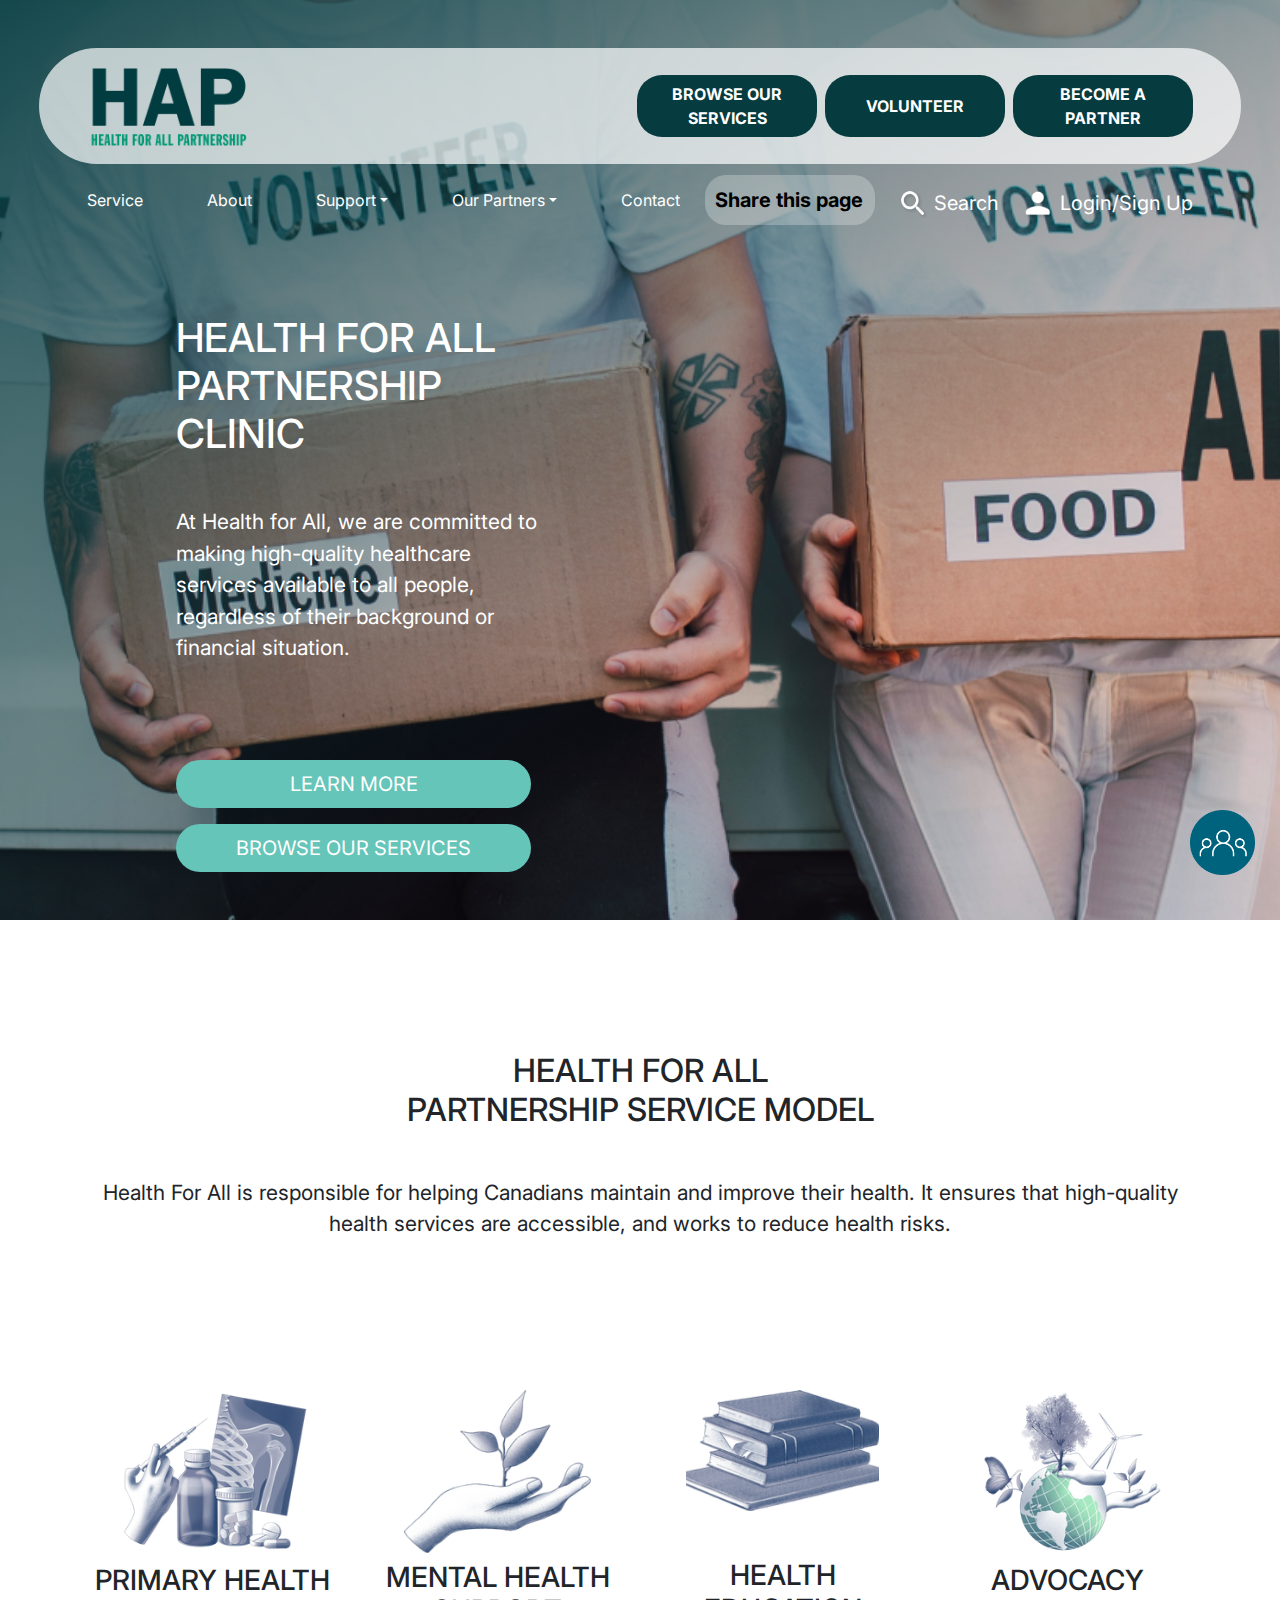
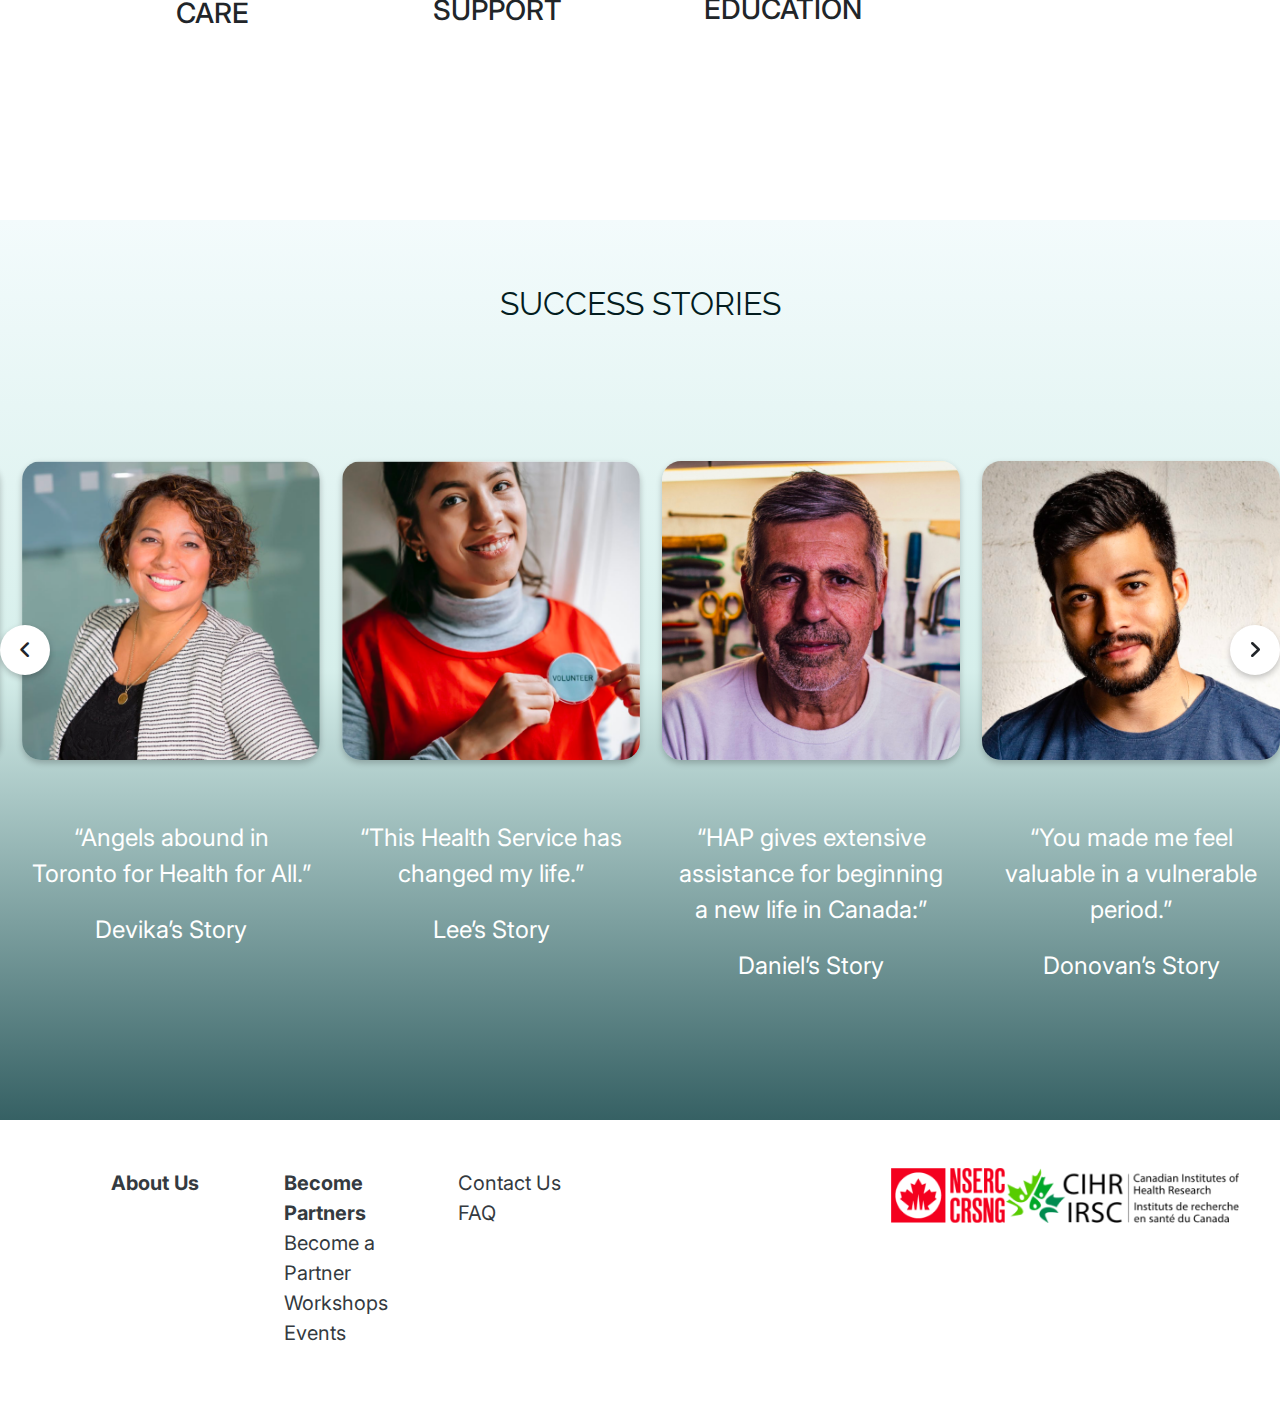
<file: index.html>
<!DOCTYPE html>
<html lang="en">
  <head>
    <meta charset="UTF-8" />
    <meta name="viewport" content="width=device-width, initial-scale=1.0" />
    <title>Health for All Partnership</title>
    <link rel="icon" type="image/x-icon" href="./images/favicon.ico" />
    <link
      rel="stylesheet"
      href="https://cdn.jsdelivr.net/npm/bootstrap@4.0.0/dist/css/bootstrap.min.css"
      integrity="sha384-Gn5384xqQ1aoWXA+058RXPxPg6fy4IWvTNh0E263XmFcJlSAwiGgFAW/dAiS6JXm"
      crossorigin="anonymous"
    />
    <link
      rel="stylesheet"
      href="https://cdnjs.cloudflare.com/ajax/libs/font-awesome/6.3.0/css/all.min.css"
    />
    <link rel="stylesheet" href="style.css" />
    <script src="script.js" defer></script>
  </head>
  <body>
    <header class="container-fluid">
      <div
        class="row align-items-center py-2 px-5 mt-3 mt-md-5 mx-4 justify-content-between"
      >
        <div class="d-flex align-items-center">
          <a href="index.html">
            <img src="images/logo.png" alt="logo" height="100" class="logo" />
          </a>
        </div>
        <div class="d-none d-lg-flex">
          <a class="btn mr-2" href="./login.html"> BROWSE OUR SERVICES </a>
          <a class="btn mr-2" href="./become-a-partner.html">VOLUNTEER</a>
          <a class="btn" href="./become-a-partner.html">BECOME A PARTNER</a>
        </div>
        <nav
          class="navbar navbar-dark d-flex d-lg-none rounded"
          id="mobile-menu"
        >
          <button
            class="navbar-toggler"
            type="button"
            data-toggle="collapse"
            data-target="#navbarToggleExternalContent"
            aria-controls="navbarToggleExternalContent"
            aria-expanded="false"
            aria-label="Toggle navigation"
          >
            <span class="navbar-toggler-icon"></span>
          </button>
        </nav>
      </div>
      <div class="collapse rounded" id="navbarToggleExternalContent">
        <div class="p-4 position-relative z-3 rounded">
          <a href="./index.html" class="nav-link text-white">Service</a>
          <a href="./about.html" class="nav-link text-white">About</a>
          <a href="./support.html" class="nav-link text-white">Support</a>
          <a href="./become-a-partner.html" class="nav-link text-white"
            >Our Partners</a
          >
          <a href="./login.html" class="nav-link text-white">Contact</a>
          <a href="./login.html" class="nav-link text-white">Login/Sign Up</a>
        </div>
      </div>
      <div class="row align-items-center justify-content-between mx-5">
        <nav
          class="navbar navbar-expand-sm navbar-dark justify-content-end d-none d-lg-flex mt-2"
        >
          <ul class="navbar-nav">
            <li class="nav-item mr-5">
              <a href="index.html" class="nav-link">Service</a>
            </li>
            <li class="nav-item mr-5">
              <a href="about.html" class="nav-link">About</a>
            </li>
            <li class="nav-item dropdown mr-5">
              <a
                href="#"
                class="nav-link dropdown-toggle"
                data-toggle="dropdown"
                >Support</a
              >
              <ul class="dropdown-menu">
                <li>
                  <a href="./support.html" class="dropdown-item"
                    >Mennonite New Life Centre of Toronto</a
                  >
                </li>
                <li>
                  <a href="./support.html" class="dropdown-item"
                    >St. Francis Table</a
                  >
                </li>
                <li>
                  <a href="./support.html" class="dropdown-item"
                    >Peel Family Shelter</a
                  >
                </li>
              </ul>
            </li>
            <li class="nav-item dropdown mr-5">
              <a
                href="#"
                class="nav-link dropdown-toggle"
                data-toggle="dropdown"
                >Our Partners</a
              >
              <ul class="dropdown-menu mr-5">
                <li>
                  <a href="./become-a-partner.html" class="dropdown-item"
                    >Become a Partner</a
                  >
                </li>
                <li>
                  <a href="./become-a-partner.html" class="dropdown-item"
                    >Become a Volunteer</a
                  >
                </li>
                <li>
                  <a href="./login.html" class="dropdown-item">Donate</a>
                </li>
              </ul>
            </li>
            <li class="nav-item">
              <a href="./login.html" class="nav-link">Contact</a>
            </li>
          </ul>
        </nav>
        <div class="mt-2 align-items-center d-none d-lg-flex">
          <div class="share-btn mr-4 d-flex align-items-center">
            Share this page
            <span class="ml-3">
              <a href="#">
                <img
                  src="images/share-email.png"
                  alt="share"
                  height="25"
                  width="25"
                />
              </a>
              <a href="#">
                <img
                  src="images/share-linkedin.png"
                  alt="share"
                  height="20"
                  width="20"
                />
              </a>
              <a href="#">
                <img
                  src="images/share-instagram.png"
                  alt="share"
                  height="20"
                  width="20"
                />
              </a>
              <a href="#">
                <img
                  src="images/share-link.png"
                  alt="share"
                  height="22"
                  width="22"
                />
              </a>
            </span>
          </div>
          <div class="search-btn mr-4 flex">
            <img src="images/search.png" alt="search" height="31" />
            Search
          </div>
          <a class="login-btn mr-4 flex" href="./login.html">
            <img src="images/login.png" alt="login" height="31" />
            Login/Sign Up
          </a>
        </div>
      </div>
    </header>

    <main>
      <section class="hero">
        <div class="col-lg-4 pl-md-5 pb-md-5">
          <h1 class="text-white mb-3 mb-md-5 text-center text-md-left">
            HEALTH FOR ALL PARTNERSHIP CLINIC
          </h1>
          <p class="text-white mb-3 mb-md-5 text-center text-md-left">
            At Health for All, we are committed to making high-quality
            healthcare services available to all people, regardless of their
            background or financial situation.
          </p>
          <div
            class="d-flex flex-column align-items-center align-items-md-start"
          >
            <a
              class="btn btn-lg cta-btn mb-3 text-white mt-5"
              href="./about.html"
              >LEARN MORE</a
            >
            <a class="btn btn-lg cta-btn text-white" href="./login.html"
              >BROWSE OUR SERVICES</a
            >
          </div>
        </div>
      </section>
      <section class="services py-5">
        <div class="container">
          <div class="text-center mb-5">
            <h2 class="mb-5">
              <div>HEALTH FOR ALL</div>
              <div>PARTNERSHIP SERVICE MODEL</div>
            </h2>
            <p>
              Health For All is responsible for helping Canadians maintain and
              improve their health. It ensures that high-quality health services
              are accessible, and works to reduce health risks.
            </p>
          </div>
          <div class="row mb-5 service-image-wrapper">
            <div class="col-md-3 text-center">
              <img
                src="images/primary-healthcare.jpg"
                alt="Primary Health Care"
                class="img-fluid mb-2"
                width="221"
                height="165"
              />
              <h3>PRIMARY HEALTH CARE</h3>
            </div>
            <div class="col-md-3 text-center">
              <img
                src="images/mental-health.jpg"
                alt="Mental Health Support"
                class="img-fluid mb-2"
                width="187"
                height="165"
              />
              <h3>MENTAL HEALTH SUPPORT</h3>
            </div>
            <div class="col-md-3 text-center">
              <img
                src="images/health-education.jpg"
                alt="Health Education"
                class="img-fluid mb-2 mb-5"
                width="193"
                height="165"
              />
              <h3>HEALTH EDUCATION</h3>
            </div>
            <div class="col-md-3 text-center">
              <img
                src="images/advocacy.jpg"
                alt="Advocacy"
                class="img-fluid mb-2"
                width="221"
                height="165"
              />
              <h3>ADVOCACY</h3>
            </div>
          </div>
        </div>
      </section>
      <div class="wrapper">
        <div class="testi">
          <span id="testimonials">SUCCESS STORIES</span>
        </div>
        <i id="left" class="fa-solid fa-angle-left"></i>
        <ul class="carousel">
          <li class="card">
            <div class="img">
              <img src="images/people-1.png" alt="img" draggable="false" />
            </div>
            <p>“You made me feel valuable in a vulnerable period.”</p>
            <a href="#">Donovan’s Story</a>
          </li>
          <li class="card">
            <div class="img">
              <img src="images/people-2.png" alt="img" draggable="false" />
            </div>
            <p>“Angels abound in Toronto for Health for All.”</p>
            <a href="#">Devika’s Story</a>
          </li>
          <li class="card">
            <div class="img">
              <img src="images/people-3.png" alt="img" draggable="false" />
            </div>
            <p>“This Health Service has changed my life.”</p>
            <a href="#">Lee’s Story</a>
          </li>
          <li class="card">
            <div class="img">
              <img src="images/people-4.png" alt="img" draggable="false" />
            </div>
            <p>
              “HAP gives extensive assistance for beginning a new life in
              Canada:”
            </p>
            <a href="#">Daniel’s Story</a>
          </li>
        </ul>
        <i id="right" class="fa-solid fa-angle-right"></i>
      </div>
    </main>
    <footer class="py-5 mx-5">
      <div>
        <div class="d-xl-flex flex-xl-row px-5 mr-5">
          <!-- First Column -->
          <div class="col-12 col-md-2">
            <ul class="list-unstyled">
              <li>
                <a href="#" class="text-dark font-weight-bold">About Us</a>
              </li>
            </ul>
          </div>

          <!-- Second Column -->
          <div class="col-12 col-md-2">
            <ul class="list-unstyled">
              <li>
                <a href="#" class="text-dark font-weight-bold"
                  >Become Partners</a
                >
              </li>
              <li>
                <a href="./become-a-partner.html" class="text-dark"
                  >Become a Partner</a
                >
              </li>
              <li><a href="#" class="text-dark">Workshops</a></li>
              <li><a href="#" class="text-dark">Events</a></li>
            </ul>
          </div>

          <!-- Third Column -->
          <div class="col-12 col-md-5">
            <ul class="list-unstyled">
              <li><a href="#" class="text-dark">Contact Us</a></li>
              <li><a href="#" class="text-dark">FAQ</a></li>
            </ul>
          </div>

          <!-- Fourth Column -->
          <div class="col-12 col-md-3 d-lg-flex flex-lg-row">
            <img
              src="images/NSERC.png"
              alt="NSERCCRSNG"
              class="mb-2"
              height="64"
            />
            <img
              src="images/CIHR.png"
              alt="CHIRIRSC"
              class="mb-2"
              height="64"
            />
          </div>
        </div>
      </div>
    </footer>
    <div class="people-icon">
      <img src="./images/people-icon.png" alt="people icon" />
    </div>

    <script
      src="https://code.jquery.com/jquery-3.2.1.slim.min.js"
      integrity="sha384-KJ3o2DKtIkvYIK3UENzmM7KCkRr/rE9/Qpg6aAZGJwFDMVNA/GpGFF93hXpG5KkN"
      crossorigin="anonymous"
    ></script>
    <script
      src="https://cdn.jsdelivr.net/npm/popper.js@1.12.9/dist/umd/popper.min.js"
      integrity="sha384-ApNbgh9B+Y1QKtv3Rn7W3mgPxhU9K/ScQsAP7hUibX39j7fakFPskvXusvfa0b4Q"
      crossorigin="anonymous"
    ></script>
    <script
      src="https://cdn.jsdelivr.net/npm/bootstrap@4.0.0/dist/js/bootstrap.min.js"
      integrity="sha384-JZR6Spejh4U02d8jOt6vLEHfe/JQGiRRSQQxSfFWpi1MquVdAyjUar5+76PVCmYl"
      crossorigin="anonymous"
    ></script>
  </body>
</html>
</file>
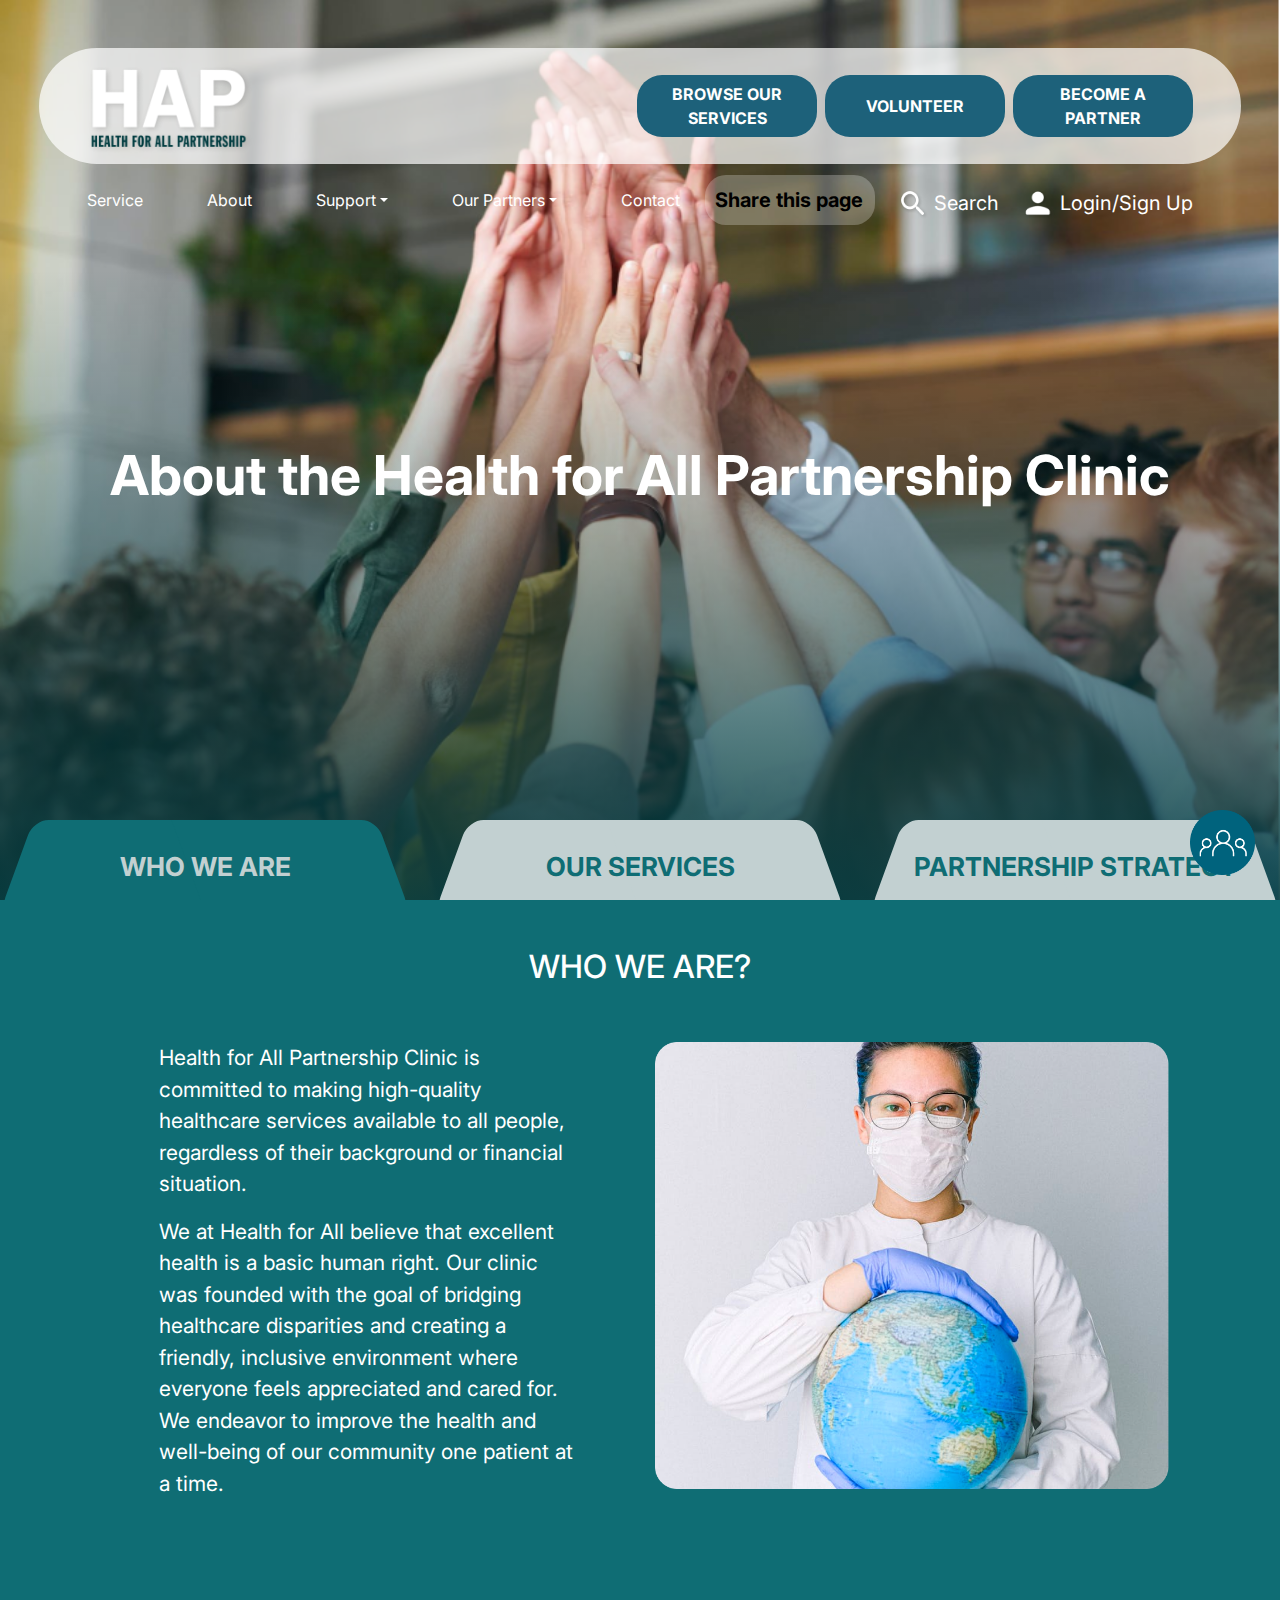
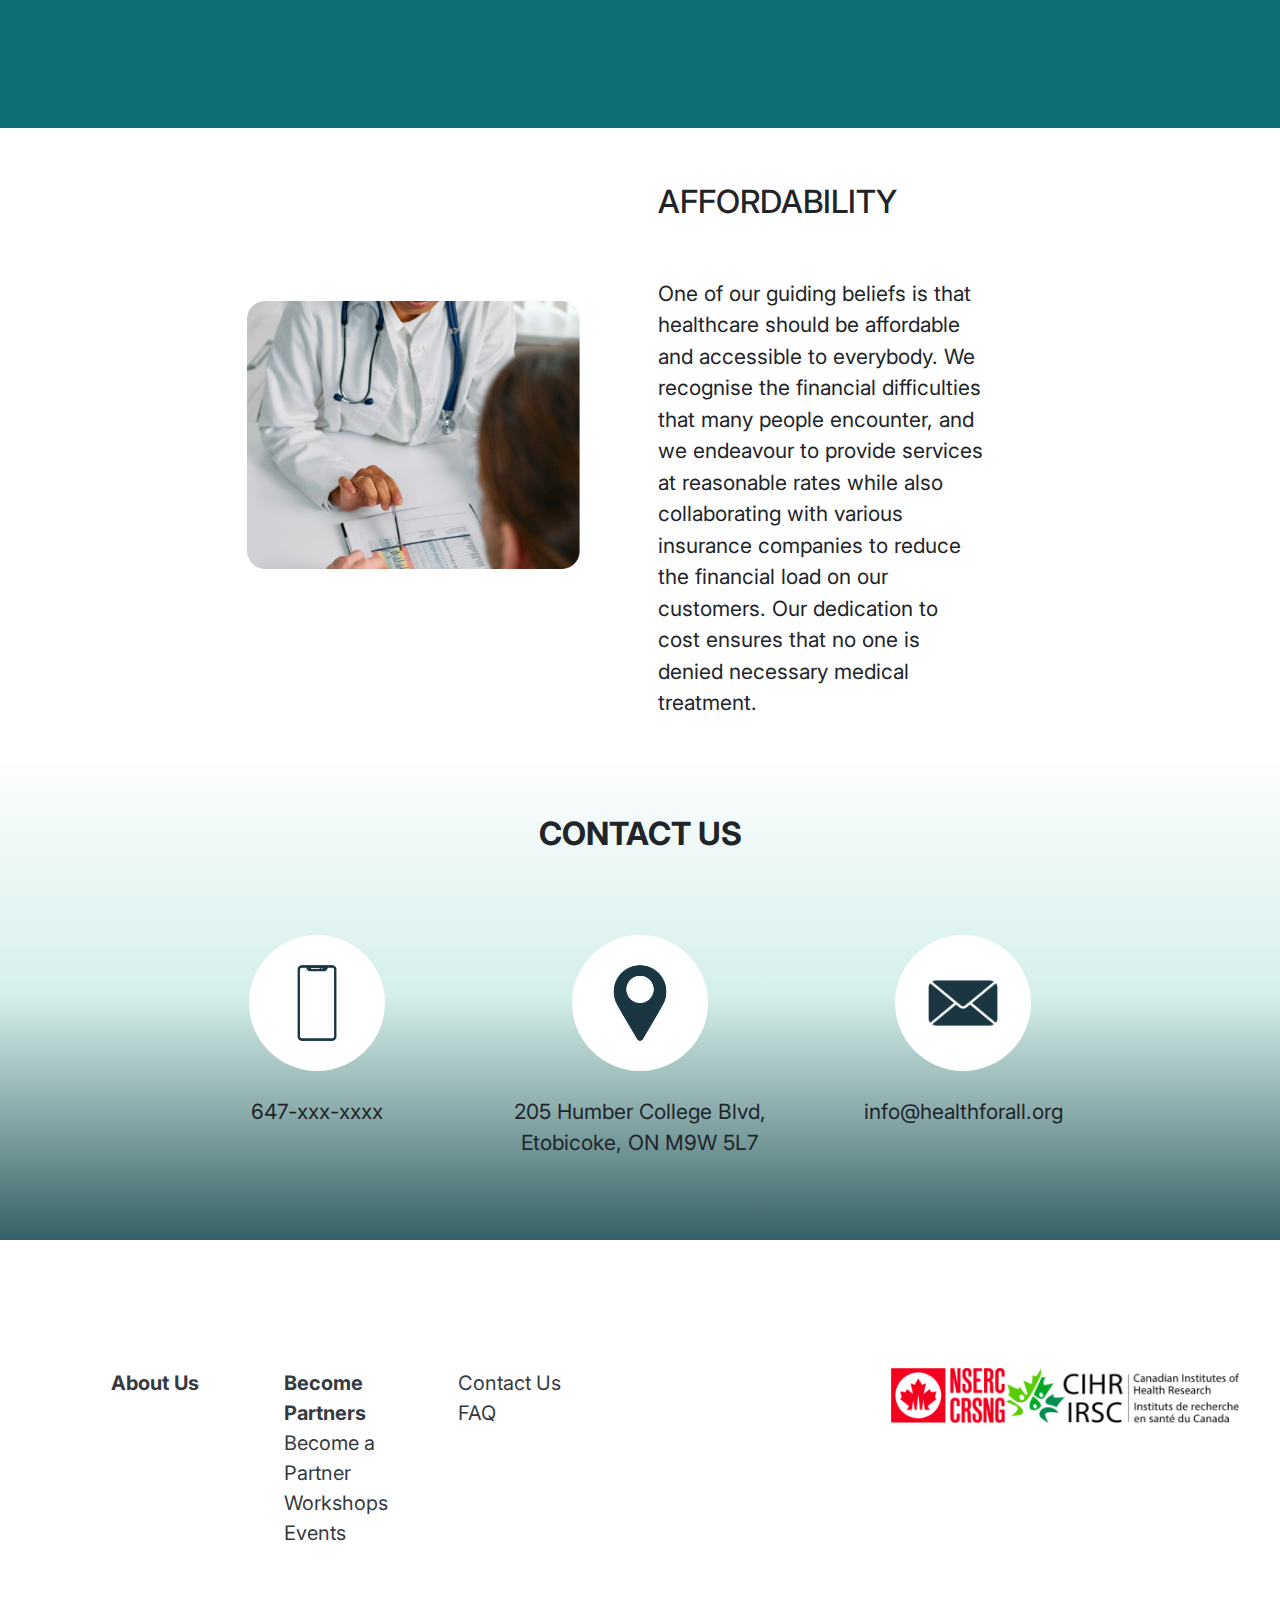
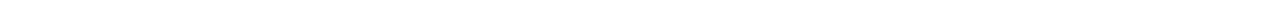
<file: about.html>
<!DOCTYPE html>
<html lang="en">
  <head>
    <meta charset="UTF-8" />
    <meta name="viewport" content="width=device-width, initial-scale=1.0" />
    <title>Health for All Partnership</title>
    <link rel="icon" type="image/x-icon" href="./images/favicon.ico" />
    <link
      rel="stylesheet"
      href="https://cdn.jsdelivr.net/npm/bootstrap@4.0.0/dist/css/bootstrap.min.css"
      integrity="sha384-Gn5384xqQ1aoWXA+058RXPxPg6fy4IWvTNh0E263XmFcJlSAwiGgFAW/dAiS6JXm"
      crossorigin="anonymous"
    />
    <link
      rel="stylesheet"
      href="https://cdnjs.cloudflare.com/ajax/libs/font-awesome/6.3.0/css/all.min.css"
    />
    <link rel="stylesheet" href="about.css" />
    <script src="about.js" defer></script>
  </head>
  <body>
    <header class="container-fluid">
      <div
        class="row align-items-center py-2 px-5 mt-3 mt-md-5 mx-4 justify-content-between"
      >
        <div class="d-flex align-items-center">
          <a href="index.html">
            <img
              src="images/about_logo.png"
              alt="logo"
              height="100"
              class="logo"
            />
          </a>
        </div>
        <div class="d-none d-lg-flex">
          <a class="btn mr-2" href="./login.html">BROWSE OUR SERVICES</a>
          <a class="btn mr-2" href="./become-a-partner.html">VOLUNTEER</a>
          <a class="btn" href="./become-a-partner.html">BECOME A PARTNER</a>
        </div>
        <nav
          class="navbar navbar-dark d-flex d-lg-none rounded"
          id="mobile-menu"
        >
          <button
            class="navbar-toggler"
            type="button"
            data-toggle="collapse"
            data-target="#navbarToggleExternalContent"
            aria-controls="navbarToggleExternalContent"
            aria-expanded="false"
            aria-label="Toggle navigation"
          >
            <span class="navbar-toggler-icon"></span>
          </button>
        </nav>
      </div>
      <div class="collapse rounded" id="navbarToggleExternalContent">
        <div class="p-4 position-relative z-3 rounded">
          <a href="./index.html" class="nav-link text-white">Service</a>
          <a href="./about.html" class="nav-link text-white">About</a>
          <a href="./support.html" class="nav-link text-white">Support</a>
          <a href="./become-a-partner.html" class="nav-link text-white"
            >Our Partners</a
          >
          <a href="./login.html" class="nav-link text-white">Contact</a>
          <a href="./login.html" class="nav-link text-white">Login/Sign Up</a>
        </div>
      </div>
      <div class="row align-items-center justify-content-between mx-5">
        <nav
          class="navbar navbar-expand-sm navbar-dark justify-content-end d-none d-lg-flex mt-2"
        >
          <ul class="navbar-nav">
            <li class="nav-item mr-5">
              <a href="index.html" class="nav-link">Service</a>
            </li>
            <li class="nav-item mr-5">
              <a href="about.html" class="nav-link">About</a>
            </li>
            <li class="nav-item dropdown mr-5">
              <a
                href="#"
                class="nav-link dropdown-toggle"
                data-toggle="dropdown"
                >Support</a
              >
              <ul class="dropdown-menu">
                <li>
                  <a href="./support.html" class="dropdown-item"
                    >Mennonite New Life Centre of Toronto</a
                  >
                </li>
                <li>
                  <a href="./support.html" class="dropdown-item"
                    >St. Francis Table</a
                  >
                </li>
                <li>
                  <a href="./support.html" class="dropdown-item"
                    >Peel Family Shelter</a
                  >
                </li>
              </ul>
            </li>
            <li class="nav-item dropdown mr-5">
              <a
                href="#"
                class="nav-link dropdown-toggle"
                data-toggle="dropdown"
                >Our Partners</a
              >
              <ul class="dropdown-menu mr-5">
                <li>
                  <a href="./become-a-partner.html" class="dropdown-item"
                    >Become a Partner</a
                  >
                </li>
                <li>
                  <a href="./become-a-partner.html" class="dropdown-item"
                    >Become a Volunteer</a
                  >
                </li>
                <li>
                  <a href="./login.html" class="dropdown-item">Donate</a>
                </li>
              </ul>
            </li>
            <li class="nav-item">
              <a href="./login.html" class="nav-link">Contact</a>
            </li>
          </ul>
        </nav>
        <div class="mt-2 align-items-center d-none d-lg-flex">
          <div class="share-btn mr-4 d-flex align-items-center">
            Share this page
            <span class="ml-3">
              <a href="#">
                <img
                  src="images/share-email.png"
                  alt="share"
                  height="25"
                  width="25"
                />
              </a>
              <a href="#">
                <img
                  src="images/share-linkedin.png"
                  alt="share"
                  height="20"
                  width="20"
                />
              </a>
              <a href="#">
                <img
                  src="images/share-instagram.png"
                  alt="share"
                  height="20"
                  width="20"
                />
              </a>
              <a href="#">
                <img
                  src="images/share-link.png"
                  alt="share"
                  height="22"
                  width="22"
                />
              </a>
            </span>
          </div>
          <div class="search-btn mr-4 flex">
            <img src="images/search.png" alt="search" height="31" />
            Search
          </div>
          <a class="login-btn mr-4 flex" href="./login.html">
            <img src="images/login.png" alt="login" height="31" />
            Login/Sign Up
          </a>
        </div>
      </div>
    </header>
    <main>
      <section class="hero">
        <div class="">
          <h1 class="text-white text-center">
            About the Health for All Partnership Clinic
          </h1>
        </div>
      </section>
      <section class="who">
        <div class="trapezoid-wrapper">
          <div class="trapezoid active" id="trapezoid1">WHO WE ARE</div>
          <div class="trapezoid" id="trapezoid2">OUR SERVICES</div>
          <div class="trapezoid" id="trapezoid3">PARTNERSHIP STRATEGY</div>
        </div>
        <div class="who-content text-white px-1 px-md-3 px-lg-5 pb-4 pb-md-0">
          <h2 class="py-5 text-center">WHO WE ARE?</h2>
          <div class="d-flex flex-column flex-md-row px-1 px-md-3 px-lg-5">
            <div class="col-md-6">
              <p class="px-1 px-md-3 px-lg-5">
                Health for All Partnership Clinic is committed to making
                high-quality healthcare services available to all people,
                regardless of their background or financial situation.
              </p>
              <p class="px-1 px-md-3 px-lg-5">
                We at Health for All believe that excellent health is a basic
                human right. Our clinic was founded with the goal of bridging
                healthcare disparities and creating a friendly, inclusive
                environment where everyone feels appreciated and cared for. We
                endeavor to improve the health and well-being of our community
                one patient at a time.
              </p>
            </div>
            <div class="col-md-6">
              <img
                src="images/about_who-we-are.png"
                alt="who we are"
                class="img-fluid"
              />
            </div>
          </div>
        </div>
      </section>
      <section
        class="affordability row justify-content-center align-items-center px-1 px-md-3 px-lg-5 mx-1 mx-md-3 mx-lg-5"
      >
        <div class="col-md-6 col-lg-4 order-2 order-md-1">
          <img
            src="images/about_affordability.png"
            alt="who we are"
            class="img-fluid"
          />
        </div>
        <div class="col-md-6 col-lg-5 order-1 order-md-2">
          <h2 class="py-5 px-1 px-md-3 px-lg-5 text-center text-md-left">
            AFFORDABILITY
          </h2>
          <p class="px-1 px-md-3 px-lg-5">
            One of our guiding beliefs is that healthcare should be affordable
            and accessible to everybody. We recognise the financial difficulties
            that many people encounter, and we endeavour to provide services at
            reasonable rates while also collaborating with various insurance
            companies to reduce the financial load on our customers. Our
            dedication to cost ensures that no one is denied necessary medical
            treatment.
          </p>
        </div>
      </section>
      <section
        class="contact p-5 d-flex flex-column justify-content-center align-items-center"
      >
        <h2 class="font-weight-bold">CONTACT US</h2>
        <div class="row mt-5 text-center">
          <div class="col-md-4 d-flex flex-column align-items-center">
            <img
              src="images/about_phone.png"
              alt="phone number"
              class="img-fluid contact-img"
            />
            <p>647-xxx-xxxx</p>
          </div>
          <div class="col-md-4 d-flex flex-column align-items-center">
            <img
              src="images/about_location.png"
              alt="phone number"
              class="img-fluid contact-img"
            />
            <p>205 Humber College Blvd, Etobicoke, ON M9W 5L7</p>
          </div>
          <div class="col-md-4 d-flex flex-column align-items-center">
            <img
              src="images/about_email.png"
              alt="phone number"
              class="img-fluid contact-img"
            />
            <p>info@healthforall.org</p>
          </div>
        </div>
      </section>
    </main>
    <footer class="py-5 mx-5">
      <div>
        <div class="d-xl-flex flex-xl-row px-5 mr-5">
          <!-- First Column -->
          <div class="col-12 col-md-2">
            <ul class="list-unstyled">
              <li>
                <a href="#" class="text-dark font-weight-bold">About Us</a>
              </li>
            </ul>
          </div>

          <!-- Second Column -->
          <div class="col-12 col-md-2">
            <ul class="list-unstyled">
              <li>
                <a href="#" class="text-dark font-weight-bold"
                  >Become Partners</a
                >
              </li>
              <li>
                <a href="./become-a-partner.html" class="text-dark"
                  >Become a Partner</a
                >
              </li>
              <li><a href="./login.html" class="text-dark">Workshops</a></li>
              <li><a href="./login.html" class="text-dark">Events</a></li>
            </ul>
          </div>

          <!-- Third Column -->
          <div class="col-12 col-md-5">
            <ul class="list-unstyled">
              <li><a href="#" class="text-dark">Contact Us</a></li>
              <li><a href="#" class="text-dark">FAQ</a></li>
            </ul>
          </div>

          <!-- Fourth Column -->
          <div class="col-12 col-md-3 d-lg-flex flex-lg-row">
            <img
              src="images/NSERC.png"
              alt="NSERCCRSNG"
              class="mb-2"
              height="64"
            />
            <img
              src="images/CIHR.png"
              alt="CHIRIRSC"
              class="mb-2"
              height="64"
            />
          </div>
        </div>
      </div>
    </footer>
    <div class="people-icon">
      <img src="./images/people-icon.png" alt="people icon" />
    </div>

    <script
      src="https://code.jquery.com/jquery-3.2.1.slim.min.js"
      integrity="sha384-KJ3o2DKtIkvYIK3UENzmM7KCkRr/rE9/Qpg6aAZGJwFDMVNA/GpGFF93hXpG5KkN"
      crossorigin="anonymous"
    ></script>
    <script
      src="https://cdn.jsdelivr.net/npm/popper.js@1.12.9/dist/umd/popper.min.js"
      integrity="sha384-ApNbgh9B+Y1QKtv3Rn7W3mgPxhU9K/ScQsAP7hUibX39j7fakFPskvXusvfa0b4Q"
      crossorigin="anonymous"
    ></script>
    <script
      src="https://cdn.jsdelivr.net/npm/bootstrap@4.0.0/dist/js/bootstrap.min.js"
      integrity="sha384-JZR6Spejh4U02d8jOt6vLEHfe/JQGiRRSQQxSfFWpi1MquVdAyjUar5+76PVCmYl"
      crossorigin="anonymous"
    ></script>
  </body>
</html>
</file>
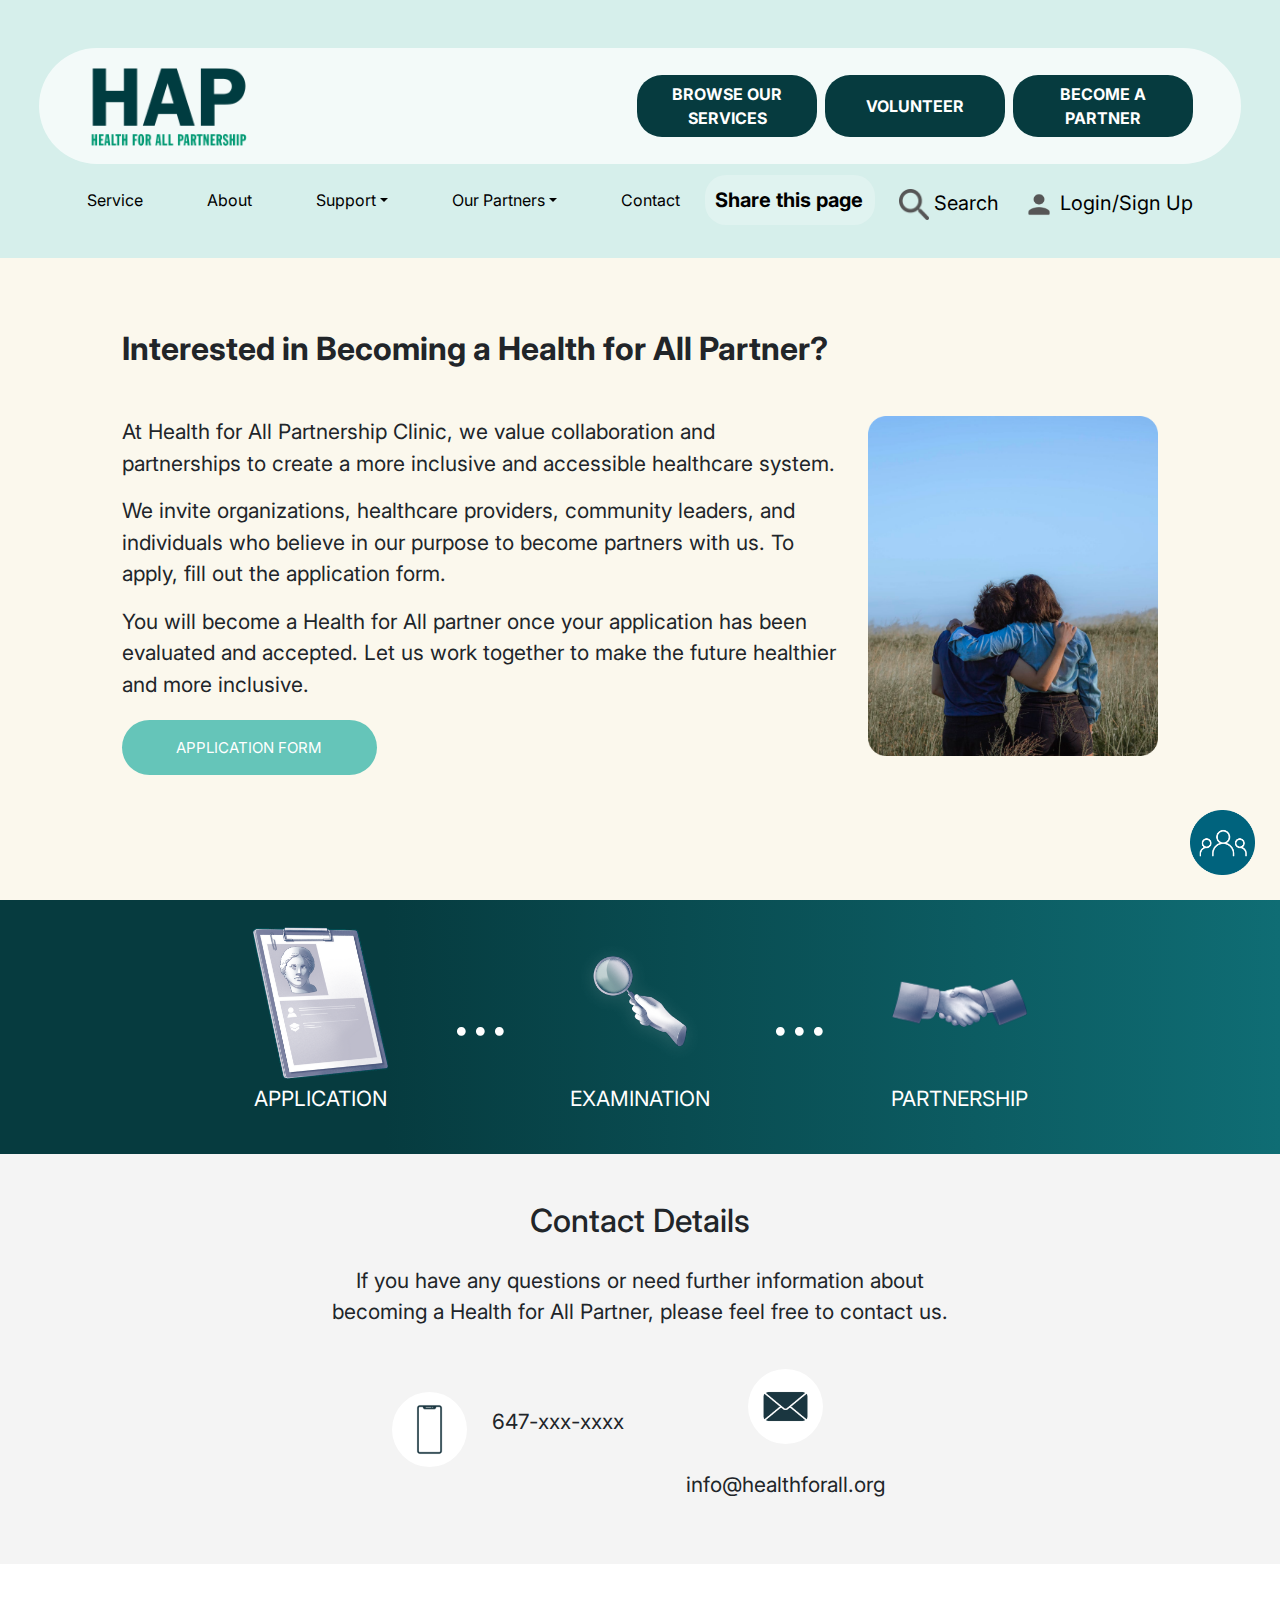
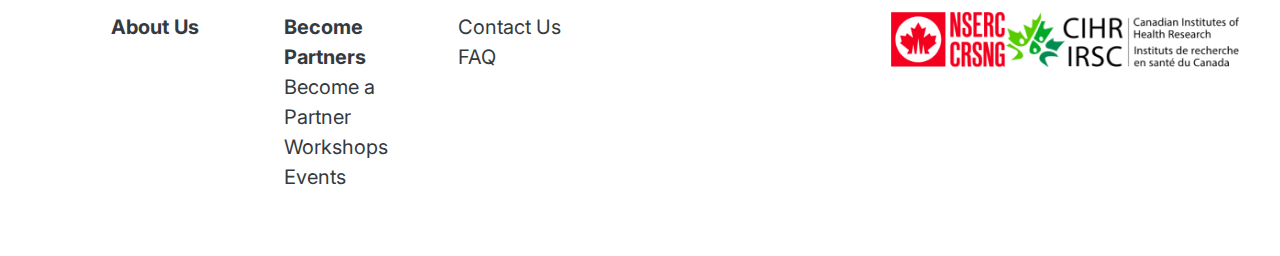
<file: become-a-partner.html>
<!DOCTYPE html>
<html lang="en">
  <head>
    <meta charset="UTF-8" />
    <meta name="viewport" content="width=device-width, initial-scale=1.0" />
    <title>Health for All Partnership</title>
    <link rel="icon" type="image/x-icon" href="./images/favicon.ico" />
    <link
      rel="stylesheet"
      href="https://cdn.jsdelivr.net/npm/bootstrap@4.0.0/dist/css/bootstrap.min.css"
      integrity="sha384-Gn5384xqQ1aoWXA+058RXPxPg6fy4IWvTNh0E263XmFcJlSAwiGgFAW/dAiS6JXm"
      crossorigin="anonymous"
    />
    <link
      rel="stylesheet"
      href="https://cdnjs.cloudflare.com/ajax/libs/font-awesome/6.3.0/css/all.min.css"
    />
    <link rel="stylesheet" href="become-a-partner.css" />
  </head>
  <body>
    <header class="container-fluid">
      <div
        class="row align-items-center py-2 px-5 mt-3 mt-md-5 mx-4 justify-content-between"
      >
        <div class="d-flex align-items-center">
          <a href="index.html">
            <img src="images/logo.png" alt="logo" height="100" class="logo" />
          </a>
        </div>
        <div class="d-none d-lg-flex">
          <a class="btn mr-2" href="./login.html">BROWSE OUR SERVICES</a>
          <a class="btn mr-2" href="#">VOLUNTEER</a>
          <a class="btn" href="#">BECOME A PARTNER</a>
        </div>
        <nav
          class="navbar navbar-dark d-flex d-lg-none rounded"
          id="mobile-menu"
        >
          <button
            class="navbar-toggler"
            type="button"
            data-toggle="collapse"
            data-target="#navbarToggleExternalContent"
            aria-controls="navbarToggleExternalContent"
            aria-expanded="false"
            aria-label="Toggle navigation"
          >
            <span class="navbar-toggler-icon"></span>
          </button>
        </nav>
      </div>
      <div class="collapse rounded" id="navbarToggleExternalContent">
        <div class="p-4 position-relative z-3 rounded">
          <a href="./index.html" class="nav-link text-white">Service</a>
          <a href="./about.html" class="nav-link text-white">About</a>
          <a href="./support.html" class="nav-link text-white">Support</a>
          <a href="./become-a-partner.html" class="nav-link text-white"
            >Our Partners</a
          >
          <a href="./login.html" class="nav-link text-white">Contact</a>
          <a href="./login.html" class="nav-link text-white">Login/Sign Up</a>
        </div>
      </div>
      <div class="row d-flex align-items-center justify-content-between mx-5">
        <nav
          class="navbar navbar-expand-sm navbar-dark justify-content-end d-none d-lg-flex mt-2"
        >
          <ul class="navbar-nav">
            <li class="nav-item mr-5">
              <a href="index.html" class="nav-link">Service</a>
            </li>
            <li class="nav-item mr-5">
              <a href="about.html" class="nav-link">About</a>
            </li>
            <li class="nav-item dropdown mr-5">
              <a
                href="#"
                class="nav-link dropdown-toggle"
                data-toggle="dropdown"
                >Support</a
              >
              <ul class="dropdown-menu">
                <li>
                  <a href="./support.html" class="dropdown-item"
                    >Mennonite New Life Centre of Toronto</a
                  >
                </li>
                <li>
                  <a href="./support.html" class="dropdown-item"
                    >St. Francis Table</a
                  >
                </li>
                <li>
                  <a href="./support.html" class="dropdown-item"
                    >Peel Family Shelter</a
                  >
                </li>
              </ul>
            </li>
            <li class="nav-item dropdown mr-5">
              <a
                href="#"
                class="nav-link dropdown-toggle"
                data-toggle="dropdown"
                >Our Partners</a
              >
              <ul class="dropdown-menu mr-5">
                <li>
                  <a href="#" class="dropdown-item">Become a Partner</a>
                </li>
                <li>
                  <a href="#" class="dropdown-item">Become a Volunteer</a>
                </li>
                <li>
                  <a href="./login.html" class="dropdown-item">Donate</a>
                </li>
              </ul>
            </li>
            <li class="nav-item">
              <a href="./login.html" class="nav-link">Contact</a>
            </li>
          </ul>
        </nav>
        <div class="mt-2 align-items-center d-none d-lg-flex">
          <div class="share-btn mr-4 d-flex align-items-center">
            Share this page
            <span class="ml-3">
              <a href="#">
                <img
                  src="images/share-email.png"
                  alt="share"
                  height="25"
                  width="25"
                />
              </a>
              <a href="#">
                <img
                  src="images/share-linkedin.png"
                  alt="share"
                  height="20"
                  width="20"
                />
              </a>
              <a href="#">
                <img
                  src="images/share-instagram.png"
                  alt="share"
                  height="20"
                  width="20"
                />
              </a>
              <a href="#">
                <img
                  src="images/share-link.png"
                  alt="share"
                  height="22"
                  width="22"
                />
              </a>
            </span>
          </div>
          <div class="search-btn mr-4 flex">
            <img
              src="images/become-a-member_search.png"
              alt="search"
              height="31"
            />
            Search
          </div>
          <a class="login-btn mr-4 flex" href="./login.html">
            <img
              src="images/become-a-member_login.png"
              alt="login"
              height="31"
            />
            Login/Sign Up
          </a>
        </div>
      </div>
    </header>

    <main>
      <section class="application container-fluid">
        <div class="row justify-content-center">
          <div class="col-md-7">
            <h2 class="font-weight-bold mb-md-5">
              Interested in Becoming a Health for All Partner?
            </h2>
          </div>
          <div class="col-md-3"></div>
        </div>
        <div class="row justify-content-center">
          <div class="col-md-7 order-2 order-md-1">
            <p>
              At Health for All Partnership Clinic, we value collaboration and
              partnerships to create a more inclusive and accessible healthcare
              system.
            </p>
            <p>
              We invite organizations, healthcare providers, community leaders,
              and individuals who believe in our purpose to become partners with
              us. To apply, fill out the application form.
            </p>
            <p>
              You will become a Health for All partner once your application has
              been evaluated and accepted. Let us work together to make the
              future healthier and more inclusive.
            </p>
            <a class="btn" href="./login.html">APPLICATION FORM</a>
          </div>
          <div class="col-md-3 order-1 order-md-2 my-md-0 my-5">
            <img
              src="./images/become-a-member_hero-image.png"
              alt="become a member"
              class="img-fluid"
            />
          </div>
        </div>
      </section>
      <section class="container-fluid banner py-4">
        <div class="row justify-content-center align-items-center text-white">
          <div class="col-2 d-flex justify-content-center">
            <img
              src="./images/about_partnership-strategy1.png"
              alt="application"
              class="img-fluid"
            />
          </div>
          <div class="col-md-1 display-2 d-flex justify-content-center">
            ...
          </div>
          <div class="col-md-2 d-flex justify-content-center">
            <img
              src="./images/become-a-member_examination.png"
              alt="examination"
              class="img-fluid"
            />
          </div>
          <div class="col-md-1 display-2 d-flex justify-content-center">
            ...
          </div>
          <div class="col-md-2 d-flex justify-content-center">
            <img
              src="./images/about_partnership-strategy2.png"
              alt="partnership"
              class="img-fluid"
            />
          </div>
        </div>
        <div class="row justify-content-center align-items-center text-white">
          <div class="col-md-2 d-flex justify-content-center">
            <p>APPLICATION</p>
          </div>
          <div class="col-md-1 display-2"></div>
          <div class="col-md-2 d-flex justify-content-center">
            <p>EXAMINATION</p>
          </div>
          <div class="col-md-1 display-2"></div>

          <div class="col-md-2 d-flex justify-content-center">
            <p>PARTNERSHIP</p>
          </div>
        </div>
      </section>
      <section class="contact d-flex flex-column align-items-center py-5">
        <h2>Contact Details</h2>
        <p class="w-50 text-center pt-3">
          If you have any questions or need further information about becoming a
          Health for All Partner, please feel free to contact us.
        </p>
        <div class="row justify-content-center w-50">
          <div class="col-md-6 row align-items-center justify-content-center">
            <img
              src="images/about_phone.png"
              alt="phone number"
              class="img-fluid"
            />
            <p>647-xxx-xxxx</p>
          </div>
          <div class="col-md-6 row align-items-center justify-content-center">
            <img
              src="images/about_email.png"
              alt="phone number"
              class="img-fluid"
            />
            <p>info@healthforall.org</p>
          </div>
        </div>
      </section>
    </main>
    <footer class="py-5 mx-5">
      <div>
        <div class="d-xl-flex flex-xl-row px-5 mr-5">
          <!-- First Column -->
          <div class="col-12 col-md-2">
            <ul class="list-unstyled">
              <li>
                <a href="#" class="text-dark font-weight-bold">About Us</a>
              </li>
            </ul>
          </div>

          <!-- Second Column -->
          <div class="col-12 col-md-2">
            <ul class="list-unstyled">
              <li>
                <a href="#" class="text-dark font-weight-bold"
                  >Become Partners</a
                >
              </li>
              <li><a href="#" class="text-dark">Become a Partner</a></li>
              <li><a href="#" class="text-dark">Workshops</a></li>
              <li><a href="#" class="text-dark">Events</a></li>
            </ul>
          </div>

          <!-- Third Column -->
          <div class="col-12 col-md-5">
            <ul class="list-unstyled">
              <li><a href="#" class="text-dark">Contact Us</a></li>
              <li><a href="#" class="text-dark">FAQ</a></li>
            </ul>
          </div>

          <!-- Fourth Column -->
          <div class="col-12 col-md-3 d-lg-flex flex-lg-row">
            <img
              src="images/NSERC.png"
              alt="NSERCCRSNG"
              class="mb-2"
              height="64"
            />
            <img
              src="images/CIHR.png"
              alt="CHIRIRSC"
              class="mb-2"
              height="64"
            />
          </div>
        </div>
      </div>
    </footer>
    <div class="people-icon">
      <img src="./images/people-icon.png" alt="people icon" />
    </div>

    <script
      src="https://code.jquery.com/jquery-3.2.1.slim.min.js"
      integrity="sha384-KJ3o2DKtIkvYIK3UENzmM7KCkRr/rE9/Qpg6aAZGJwFDMVNA/GpGFF93hXpG5KkN"
      crossorigin="anonymous"
    ></script>
    <script
      src="https://cdn.jsdelivr.net/npm/popper.js@1.12.9/dist/umd/popper.min.js"
      integrity="sha384-ApNbgh9B+Y1QKtv3Rn7W3mgPxhU9K/ScQsAP7hUibX39j7fakFPskvXusvfa0b4Q"
      crossorigin="anonymous"
    ></script>
    <script
      src="https://cdn.jsdelivr.net/npm/bootstrap@4.0.0/dist/js/bootstrap.min.js"
      integrity="sha384-JZR6Spejh4U02d8jOt6vLEHfe/JQGiRRSQQxSfFWpi1MquVdAyjUar5+76PVCmYl"
      crossorigin="anonymous"
    ></script>
  </body>
</html>
</file>
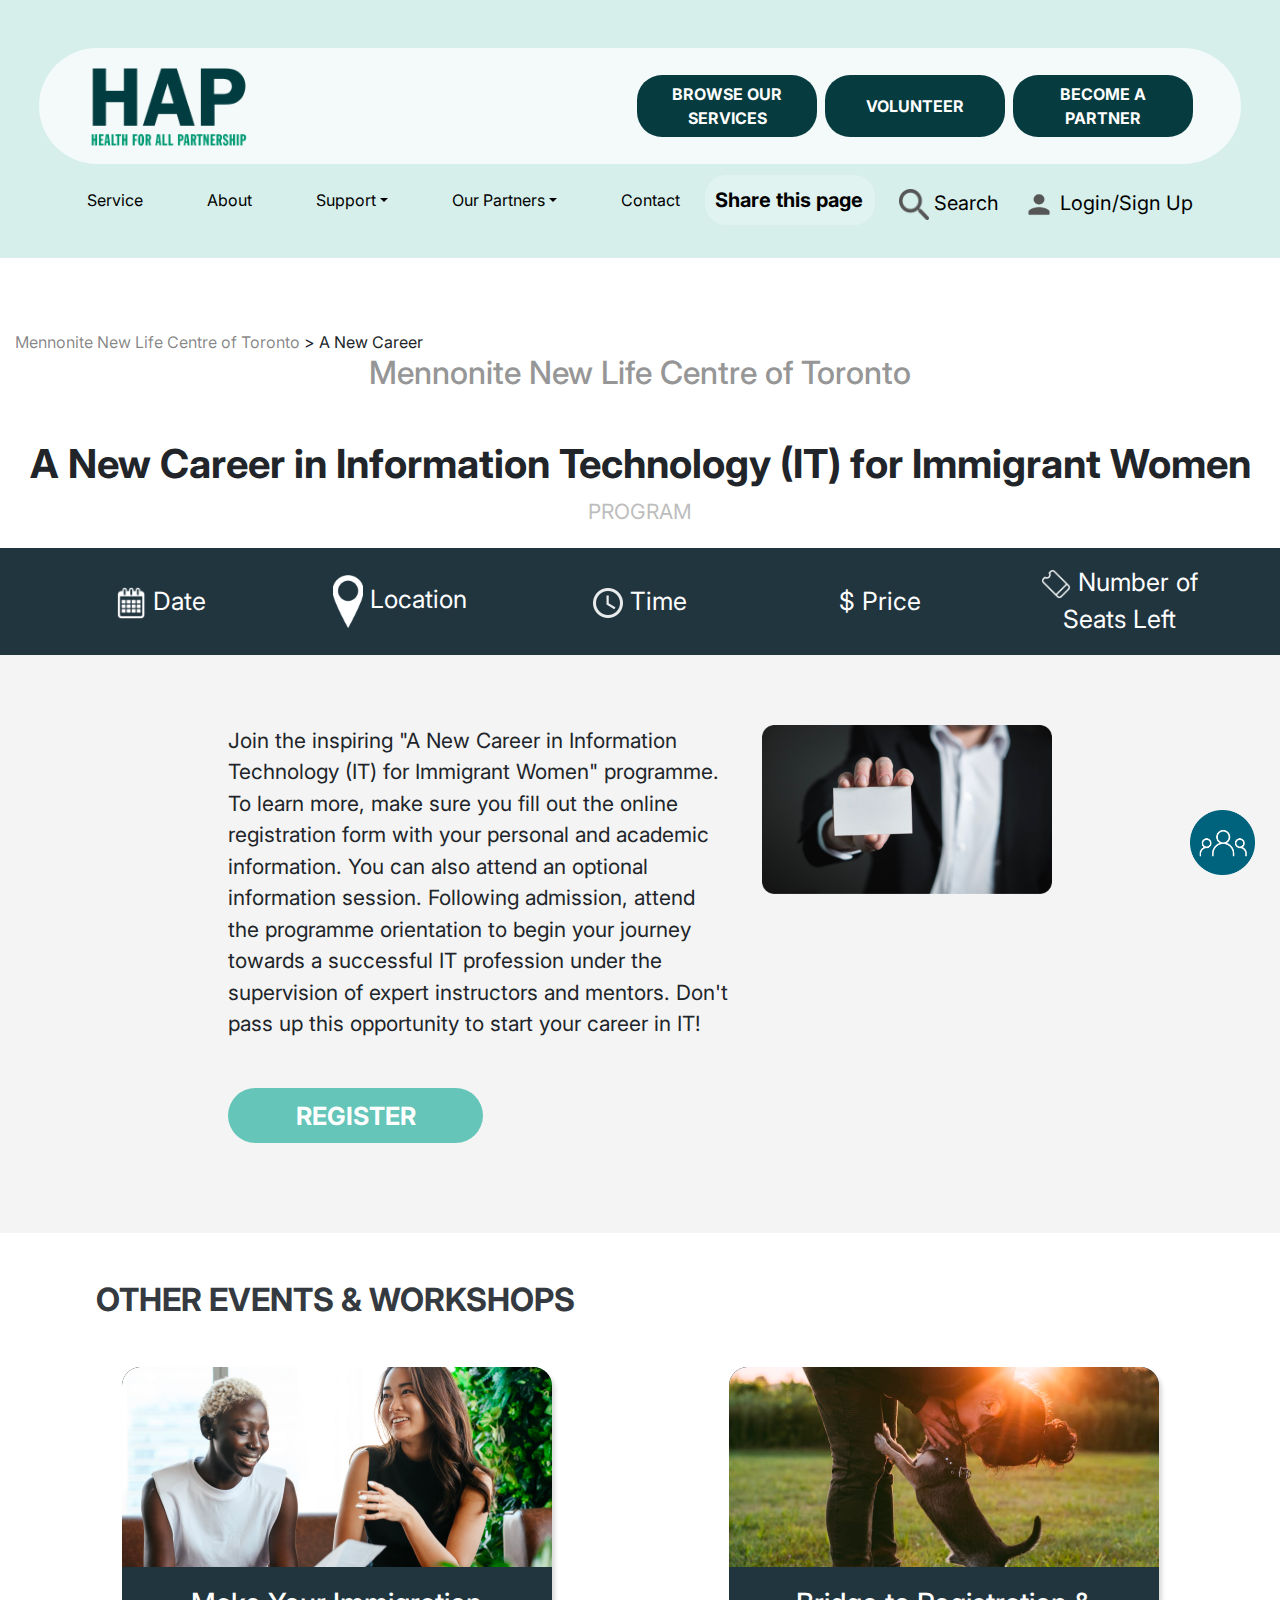
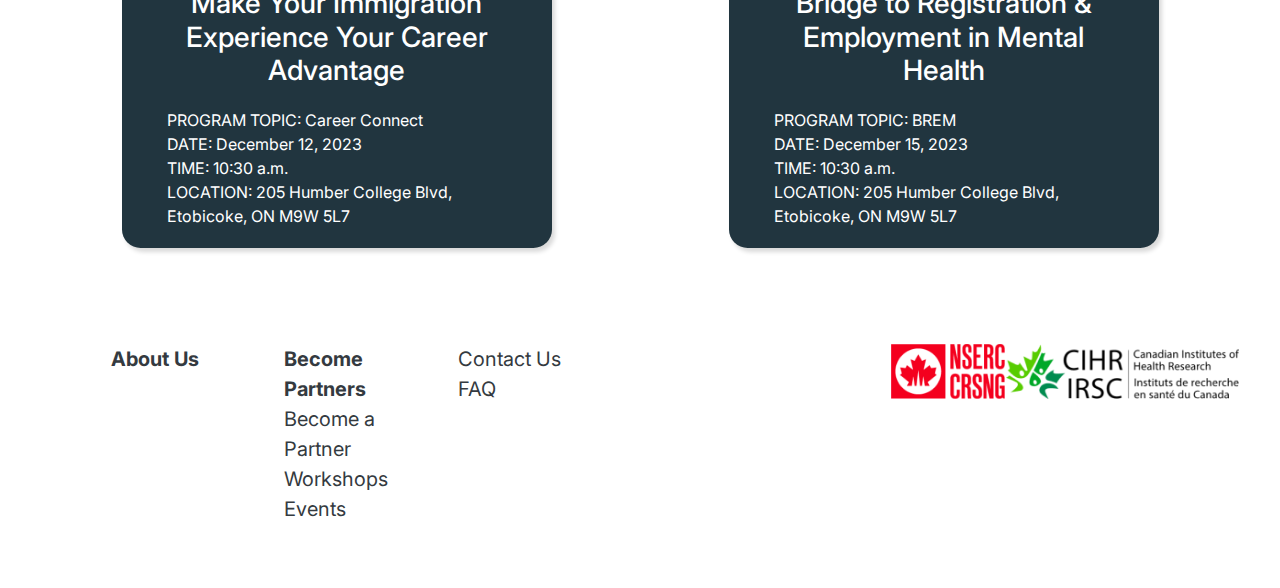
<file: event.html>
<!DOCTYPE html>
<html lang="en">
  <head>
    <meta charset="UTF-8" />
    <meta name="viewport" content="width=device-width, initial-scale=1.0" />
    <title>Health for All Partnership</title>
    <link rel="icon" type="image/x-icon" href="./images/favicon.ico" />
    <link
      rel="stylesheet"
      href="https://cdn.jsdelivr.net/npm/bootstrap@4.0.0/dist/css/bootstrap.min.css"
      integrity="sha384-Gn5384xqQ1aoWXA+058RXPxPg6fy4IWvTNh0E263XmFcJlSAwiGgFAW/dAiS6JXm"
      crossorigin="anonymous"
    />
    <link
      rel="stylesheet"
      href="https://cdnjs.cloudflare.com/ajax/libs/font-awesome/6.3.0/css/all.min.css"
    />
    <link rel="stylesheet" href="event.css" />
  </head>
  <body>
    <header class="container-fluid">
      <div
        class="row align-items-center py-2 px-5 mt-3 mt-md-5 mx-4 justify-content-between"
      >
        <div class="d-flex align-items-center">
          <a href="index.html">
            <img src="images/logo.png" alt="logo" height="100" class="logo" />
          </a>
        </div>
        <div class="d-none d-lg-flex">
          <a class="btn mr-2" href="./login.html">BROWSE OUR SERVICES</a>
          <a class="btn mr-2" href="./become-a-partner.html">VOLUNTEER</a>
          <a class="btn" href="./become-a-partner.html">BECOME A PARTNER</a>
        </div>
        <nav
          class="navbar navbar-dark d-flex d-lg-none rounded"
          id="mobile-menu"
        >
          <button
            class="navbar-toggler"
            type="button"
            data-toggle="collapse"
            data-target="#navbarToggleExternalContent"
            aria-controls="navbarToggleExternalContent"
            aria-expanded="false"
            aria-label="Toggle navigation"
          >
            <span class="navbar-toggler-icon"></span>
          </button>
        </nav>
      </div>
      <div class="collapse rounded" id="navbarToggleExternalContent">
        <div class="p-4 position-relative z-3 rounded">
          <a href="./index.html" class="nav-link text-white">Service</a>
          <a href="./about.html" class="nav-link text-white">About</a>
          <a href="./support.html" class="nav-link text-white">Support</a>
          <a href="./become-a-partner.html" class="nav-link text-white"
            >Our Partners</a
          >
          <a href="./login.html" class="nav-link text-white">Contact</a>
          <a href="./login.html" class="nav-link text-white">Login/Sign Up</a>
        </div>
      </div>
      <div class="row align-items-center justify-content-between mx-5">
        <nav
          class="navbar navbar-expand-sm navbar-dark justify-content-end d-none d-lg-flex mt-2"
        >
          <ul class="navbar-nav">
            <li class="nav-item mr-5">
              <a href="index.html" class="nav-link">Service</a>
            </li>
            <li class="nav-item mr-5">
              <a href="about.html" class="nav-link">About</a>
            </li>
            <li class="nav-item dropdown mr-5">
              <a
                href="#"
                class="nav-link dropdown-toggle"
                data-toggle="dropdown"
                >Support</a
              >
              <ul class="dropdown-menu">
                <li>
                  <a href="./support.html" class="dropdown-item"
                    >Mennonite New Life Centre of Toronto</a
                  >
                </li>
                <li>
                  <a href="./support.html" class="dropdown-item"
                    >St. Francis Table</a
                  >
                </li>
                <li>
                  <a href="./support.html" class="dropdown-item"
                    >Peel Family Shelter</a
                  >
                </li>
              </ul>
            </li>
            <li class="nav-item dropdown mr-5">
              <a
                href="#"
                class="nav-link dropdown-toggle"
                data-toggle="dropdown"
                >Our Partners</a
              >
              <ul class="dropdown-menu mr-5">
                <li>
                  <a href="./become-a-partner.html" class="dropdown-item"
                    >Become a Partner</a
                  >
                </li>
                <li>
                  <a href="./become-a-partner.html" class="dropdown-item"
                    >Become a Volunteer</a
                  >
                </li>
                <li>
                  <a href="./login.html" class="dropdown-item">Donate</a>
                </li>
              </ul>
            </li>
            <li class="nav-item">
              <a href="./login.html" class="nav-link">Contact</a>
            </li>
          </ul>
        </nav>
        <div class="mt-2 align-items-center d-none d-lg-flex">
          <div class="share-btn mr-4 d-flex align-items-center">
            Share this page
            <span class="ml-3">
              <a href="#">
                <img
                  src="images/share-email.png"
                  alt="share"
                  height="25"
                  width="25"
                />
              </a>
              <a href="#">
                <img
                  src="images/share-linkedin.png"
                  alt="share"
                  height="20"
                  width="20"
                />
              </a>
              <a href="#">
                <img
                  src="images/share-instagram.png"
                  alt="share"
                  height="20"
                  width="20"
                />
              </a>
              <a href="#">
                <img
                  src="images/share-link.png"
                  alt="share"
                  height="22"
                  width="22"
                />
              </a>
            </span>
          </div>
          <div class="search-btn mr-4 flex">
            <img
              src="images/become-a-member_search.png"
              alt="search"
              height="31"
            />
            Search
          </div>
          <a class="login-btn mr-4 flex" href="./login.html">
            <img
              src="images/become-a-member_login.png"
              alt="login"
              height="31"
            />
            Login/Sign Up
          </a>
        </div>
      </div>
    </header>
    <main>
      <section class="hero container-fluid">
        <div class="text-center">
          <div class="text-left">
            <a href="./support.html">Mennonite New Life Centre of Toronto</a> >
            A New Career
          </div>
          <h2 class="mb-5">Mennonite New Life Centre of Toronto</h2>
          <h1 class="font-weight-bold">
            A New Career in Information Technology (IT) for Immigrant Women
          </h1>
          <p>PROGRAM</p>
        </div>
      </section>
      <section class="banner container-fluid py-3 text-white px-2">
        <div class="row align-items-center px-3 px-md-5">
          <div class="col-md text-center">
            <img
              src="images/event_date.png"
              alt="hours of operation"
              class="img-fluid"
              width="30"
            />
            Date
          </div>
          <div class="col-md text-center">
            <img
              src="images/event_location.png"
              alt="hours of operation"
              class="img-fluid"
              width="30"
            />
            Location
          </div>
          <div class="col-md text-center">
            <img
              src="images/support_hours.png"
              alt="hours of operation"
              class="img-fluid"
              width="30"
            />
            Time
          </div>
          <div class="col-md text-center">$ Price</div>
          <div class="col-md text-center">
            <img
              src="images/event_seat.png"
              alt="hours of operation"
              class="img-fluid"
              width="30"
            />
            Number of Seats Left
          </div>
        </div>
      </section>
      <section class="content container-fluid">
        <div class="row justify-content-center">
          <div class="col-md-5 order-2 order-md-1">
            <p>
              Join the inspiring "A New Career in Information Technology (IT)
              for Immigrant Women" programme. To learn more, make sure you fill
              out the online registration form with your personal and academic
              information. You can also attend an optional information session.
              Following admission, attend the programme orientation to begin
              your journey towards a successful IT profession under the
              supervision of expert instructors and mentors. Don't pass up this
              opportunity to start your career in IT!
            </p>
            <div class="mt-3 mt-md-5 d-flex justify-content-center d-md-block">
              <a class="font-weight-bold" href="./login.html">REGISTER</a>
            </div>
          </div>
          <div class="col-md-3 order-1 order-md-2">
            <img
              src="./images/support_workshop1.png"
              alt="become a member"
              class="img-fluid"
            />
          </div>
        </div>
      </section>
      <section class="events container-fluid p-5 text-white">
        <h2 class="text-dark font-weight-bold mb-5 ml-5">
          OTHER EVENTS & WORKSHOPS
        </h2>
        <div class="row justify-content-around">
          <div class="event">
            <div class="image-wrapper">
              <img
                src="./images/support_workshop2.png"
                alt="Make Your Immigration Experience Your Career Advantage"
                class="img-fluid"
              />
            </div>
            <div class="information-wrapper">
              <h3>Make Your Immigration Experience Your Career Advantage</h3>
              <div>
                <p>PROGRAM TOPIC: Career Connect</p>
                <p>DATE: December 12, 2023</p>
                <p>TIME: 10:30 a.m.</p>
                <p>LOCATION: 205 Humber College Blvd, Etobicoke, ON M9W 5L7</p>
              </div>
            </div>
          </div>
          <div class="event">
            <div class="image-wrapper">
              <img
                src="./images/support_workshop3.png"
                alt="Bridge to Registration & Employment in Mental Health"
                class="img-fluid"
              />
            </div>
            <div class="information-wrapper">
              <h3>Bridge to Registration & Employment in Mental Health</h3>
              <div>
                <p>PROGRAM TOPIC: BREM</p>
                <p>DATE: December 15, 2023</p>
                <p>TIME: 10:30 a.m.</p>
                <p>LOCATION: 205 Humber College Blvd, Etobicoke, ON M9W 5L7</p>
              </div>
            </div>
          </div>
        </div>
      </section>
    </main>
    <footer class="py-5 mx-5">
      <div>
        <div class="d-xl-flex flex-xl-row px-5 mr-5">
          <!-- First Column -->
          <div class="col-12 col-md-2">
            <ul class="list-unstyled">
              <li>
                <a href="#" class="text-dark font-weight-bold">About Us</a>
              </li>
            </ul>
          </div>

          <!-- Second Column -->
          <div class="col-12 col-md-2">
            <ul class="list-unstyled">
              <li>
                <a href="#" class="text-dark font-weight-bold"
                  >Become Partners</a
                >
              </li>
              <li>
                <a href="./become-a-partner.html" class="text-dark"
                  >Become a Partner</a
                >
              </li>
              <li><a href="./login.html" class="text-dark">Workshops</a></li>
              <li><a href="./login.html" class="text-dark">Events</a></li>
            </ul>
          </div>

          <!-- Third Column -->
          <div class="col-12 col-md-5">
            <ul class="list-unstyled">
              <li><a href="#" class="text-dark">Contact Us</a></li>
              <li><a href="#" class="text-dark">FAQ</a></li>
            </ul>
          </div>

          <!-- Fourth Column -->
          <div class="col-12 col-md-3 d-lg-flex flex-lg-row">
            <img
              src="images/NSERC.png"
              alt="NSERCCRSNG"
              class="mb-2"
              height="64"
            />
            <img
              src="images/CIHR.png"
              alt="CHIRIRSC"
              class="mb-2"
              height="64"
            />
          </div>
        </div>
      </div>
    </footer>
    <div class="people-icon">
      <img src="./images/people-icon.png" alt="people icon" />
    </div>

    <script
      src="https://code.jquery.com/jquery-3.2.1.slim.min.js"
      integrity="sha384-KJ3o2DKtIkvYIK3UENzmM7KCkRr/rE9/Qpg6aAZGJwFDMVNA/GpGFF93hXpG5KkN"
      crossorigin="anonymous"
    ></script>
    <script
      src="https://cdn.jsdelivr.net/npm/popper.js@1.12.9/dist/umd/popper.min.js"
      integrity="sha384-ApNbgh9B+Y1QKtv3Rn7W3mgPxhU9K/ScQsAP7hUibX39j7fakFPskvXusvfa0b4Q"
      crossorigin="anonymous"
    ></script>
    <script
      src="https://cdn.jsdelivr.net/npm/bootstrap@4.0.0/dist/js/bootstrap.min.js"
      integrity="sha384-JZR6Spejh4U02d8jOt6vLEHfe/JQGiRRSQQxSfFWpi1MquVdAyjUar5+76PVCmYl"
      crossorigin="anonymous"
    ></script>
  </body>
</html>
</file>
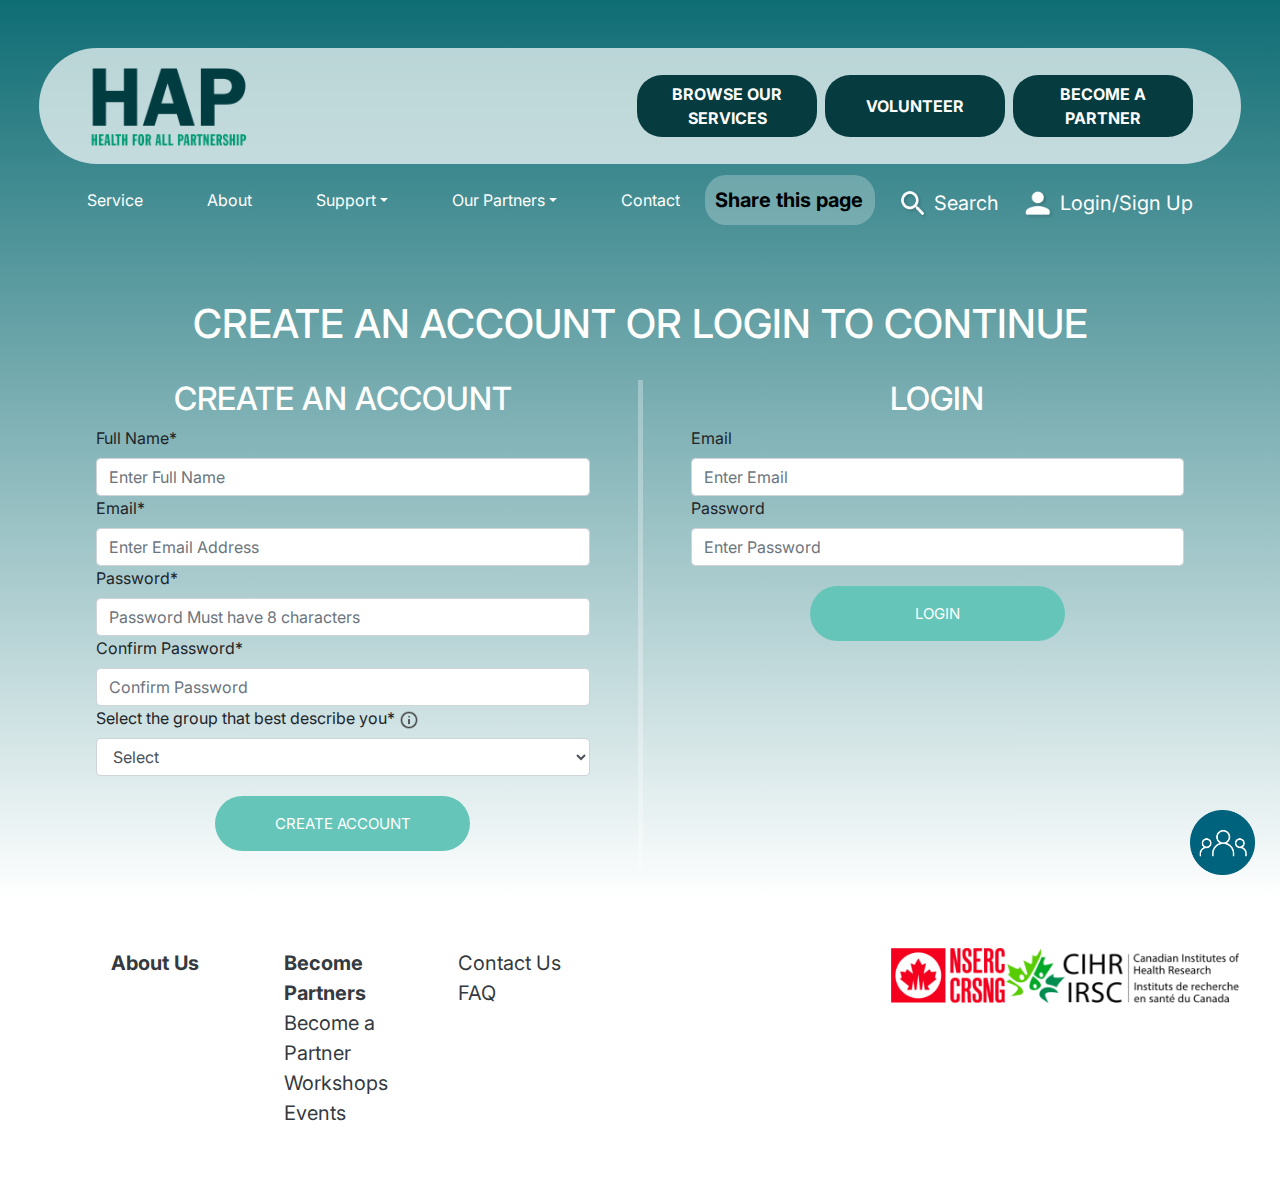
<file: login.html>
<!DOCTYPE html>
<html lang="en">
  <head>
    <meta charset="UTF-8" />
    <meta name="viewport" content="width=device-width, initial-scale=1.0" />
    <title>Health for All Partnership</title>
    <link rel="icon" type="image/x-icon" href="./images/favicon.ico" />
    <link
      rel="stylesheet"
      href="https://cdn.jsdelivr.net/npm/bootstrap@4.0.0/dist/css/bootstrap.min.css"
      integrity="sha384-Gn5384xqQ1aoWXA+058RXPxPg6fy4IWvTNh0E263XmFcJlSAwiGgFAW/dAiS6JXm"
      crossorigin="anonymous"
    />
    <link
      rel="stylesheet"
      href="https://cdnjs.cloudflare.com/ajax/libs/font-awesome/6.3.0/css/all.min.css"
    />
    <link rel="stylesheet" href="login.css" />
  </head>
  <body>
    <header class="container-fluid">
      <div
        class="row align-items-center py-2 px-5 mt-3 mt-md-5 mx-4 justify-content-between"
      >
        <div class="d-flex align-items-center">
          <a href="index.html">
            <img src="images/logo.png" alt="logo" height="100" class="logo" />
          </a>
        </div>
        <div class="d-none d-lg-flex">
          <a class="btn mr-2" href="#">BROWSE OUR SERVICES</a>
          <a class="btn mr-2" href="./become-a-partner.html">VOLUNTEER</a>
          <a class="btn" href="./become-a-partner.html">BECOME A PARTNER</a>
        </div>
        <nav
          class="navbar navbar-dark d-flex d-lg-none rounded"
          id="mobile-menu"
        >
          <button
            class="navbar-toggler"
            type="button"
            data-toggle="collapse"
            data-target="#navbarToggleExternalContent"
            aria-controls="navbarToggleExternalContent"
            aria-expanded="false"
            aria-label="Toggle navigation"
          >
            <span class="navbar-toggler-icon"></span>
          </button>
        </nav>
      </div>
      <div class="collapse rounded" id="navbarToggleExternalContent">
        <div class="p-4 position-relative z-3 rounded">
          <a href="./index.html" class="nav-link text-white">Service</a>
          <a href="./about.html" class="nav-link text-white">About</a>
          <a href="./support.html" class="nav-link text-white">Support</a>
          <a href="./become-a-partner.html" class="nav-link text-white"
            >Our Partners</a
          >
          <a href="./login.html" class="nav-link text-white">Contact</a>
          <a href="./login.html" class="nav-link text-white">Login/Sign Up</a>
        </div>
      </div>
      <div class="row align-items-center justify-content-between mx-5">
        <nav
          class="navbar navbar-expand-sm navbar-dark justify-content-end d-none d-lg-flex mt-2"
        >
          <ul class="navbar-nav">
            <li class="nav-item mr-5">
              <a href="index.html" class="nav-link">Service</a>
            </li>
            <li class="nav-item mr-5">
              <a href="about.html" class="nav-link">About</a>
            </li>
            <li class="nav-item dropdown mr-5">
              <a
                href="#"
                class="nav-link dropdown-toggle"
                data-toggle="dropdown"
                >Support</a
              >
              <ul class="dropdown-menu">
                <li>
                  <a href="./support.html" class="dropdown-item"
                    >Mennonite New Life Centre of Toronto</a
                  >
                </li>
                <li>
                  <a href="./support.html" class="dropdown-item"
                    >St. Francis Table</a
                  >
                </li>
                <li>
                  <a href="./support.html" class="dropdown-item"
                    >Peel Family Shelter</a
                  >
                </li>
              </ul>
            </li>
            <li class="nav-item dropdown mr-5">
              <a
                href="#"
                class="nav-link dropdown-toggle"
                data-toggle="dropdown"
                >Our Partners</a
              >
              <ul class="dropdown-menu mr-5">
                <li>
                  <a href="./become-a-partner.html" class="dropdown-item"
                    >Become a Partner</a
                  >
                </li>
                <li>
                  <a href="./become-a-partner.html" class="dropdown-item"
                    >Become a Volunteer</a
                  >
                </li>
                <li>
                  <a href="#" class="dropdown-item">Donate</a>
                </li>
              </ul>
            </li>
            <li class="nav-item">
              <a href="./login.html" class="nav-link">Contact</a>
            </li>
          </ul>
        </nav>
        <div class="mt-2 align-items-center d-none d-lg-flex">
          <div class="share-btn mr-4 d-flex align-items-center">
            Share this page
            <span class="ml-3">
              <a href="#">
                <img
                  src="images/share-email.png"
                  alt="share"
                  height="25"
                  width="25"
                />
              </a>
              <a href="#">
                <img
                  src="images/share-linkedin.png"
                  alt="share"
                  height="20"
                  width="20"
                />
              </a>
              <a href="#">
                <img
                  src="images/share-instagram.png"
                  alt="share"
                  height="20"
                  width="20"
                />
              </a>
              <a href="#">
                <img
                  src="images/share-link.png"
                  alt="share"
                  height="22"
                  width="22"
                />
              </a>
            </span>
          </div>
          <div class="search-btn mr-4 flex">
            <img src="images/search.png" alt="search" height="31" />
            Search
          </div>
          <a class="login-btn mr-4 flex" href="./login.html">
            <img src="images/login.png" alt="login" height="31" />
            Login/Sign Up
          </a>
        </div>
      </div>
    </header>

    <main>
      <section
        class="login-form container-fluid d-flex flex-column align-items-center px-sm-5"
      >
        <h1 class="text-white text-center">
          CREATE AN ACCOUNT OR LOGIN TO CONTINUE
        </h1>
        <div class="row w-100 mt-4">
          <form class="form-group col add-border d-flex flex-column px-md-5">
            <h2 class="text-white align-self-center">CREATE AN ACCOUNT</h2>
            <div>
              <label for="full_name">Full Name*</label>
              <input
                type="text"
                id="full_name"
                class="form-control"
                placeholder="Enter Full Name"
              />
            </div>
            <div>
              <label for="email">Email*</label>
              <input
                type="text"
                id="email"
                class="form-control"
                placeholder="Enter Email Address"
              />
            </div>
            <div>
              <label for="password">Password*</label>
              <input
                type="text"
                id="password"
                class="form-control"
                placeholder="Password Must have 8 characters"
              />
            </div>
            <div>
              <label for="confirm_password">Confirm Password*</label>
              <input
                type="text"
                id="confirm_password"
                class="form-control"
                placeholder="Confirm Password"
              />
            </div>
            <div>
              <label for="group"
                >Select the group that best describe you*
                <img
                  src="images/login-info.png"
                  alt="information"
                  height="20"
                  width="20"
                />
              </label>
              <select id="group" class="form-control">
                <option
                  value="select"
                  selected
                  disabled
                  hidden
                  class="placeholder"
                >
                  Select
                </option>
                <option value="volunteer">Volunteer</option>
                <option value="partner">Partner</option>
              </select>
            </div>
            <button class="btn">CREATE ACCOUNT</button>
          </form>
          <form class="form-group col d-flex flex-column px-md-5">
            <h2 class="text-white align-self-center">LOGIN</h2>
            <div>
              <label for="login_email">Email</label>
              <input
                type="email"
                id="login_email"
                class="form-control"
                placeholder="Enter Email"
              />
            </div>
            <div>
              <label for="login_password">Password</label>
              <input
                type="password"
                id="login_password"
                class="form-control"
                placeholder="Enter Password"
              />
            </div>
            <button class="btn">LOGIN</button>
          </form>
        </div>
      </section>
    </main>
    <footer class="py-5 mx-5">
      <div>
        <div class="d-xl-flex flex-xl-row px-5 mr-5">
          <!-- First Column -->
          <div class="col-12 col-md-2">
            <ul class="list-unstyled">
              <li>
                <a href="#" class="text-dark font-weight-bold">About Us</a>
              </li>
            </ul>
          </div>

          <!-- Second Column -->
          <div class="col-12 col-md-2">
            <ul class="list-unstyled">
              <li>
                <a href="#" class="text-dark font-weight-bold"
                  >Become Partners</a
                >
              </li>
              <li>
                <a href="./become-a-partner.html" class="text-dark"
                  >Become a Partner</a
                >
              </li>
              <li><a href="#" class="text-dark">Workshops</a></li>
              <li><a href="#" class="text-dark">Events</a></li>
            </ul>
          </div>

          <!-- Third Column -->
          <div class="col-12 col-md-5">
            <ul class="list-unstyled">
              <li><a href="#" class="text-dark">Contact Us</a></li>
              <li><a href="#" class="text-dark">FAQ</a></li>
            </ul>
          </div>

          <!-- Fourth Column -->
          <div class="col-12 col-md-3 d-lg-flex flex-lg-row">
            <img
              src="images/NSERC.png"
              alt="NSERCCRSNG"
              class="mb-2"
              height="64"
            />
            <img
              src="images/CIHR.png"
              alt="CHIRIRSC"
              class="mb-2"
              height="64"
            />
          </div>
        </div>
      </div>
    </footer>
    <div class="people-icon">
      <img src="./images/people-icon.png" alt="people icon" />
    </div>

    <script
      src="https://code.jquery.com/jquery-3.2.1.slim.min.js"
      integrity="sha384-KJ3o2DKtIkvYIK3UENzmM7KCkRr/rE9/Qpg6aAZGJwFDMVNA/GpGFF93hXpG5KkN"
      crossorigin="anonymous"
    ></script>
    <script
      src="https://cdn.jsdelivr.net/npm/popper.js@1.12.9/dist/umd/popper.min.js"
      integrity="sha384-ApNbgh9B+Y1QKtv3Rn7W3mgPxhU9K/ScQsAP7hUibX39j7fakFPskvXusvfa0b4Q"
      crossorigin="anonymous"
    ></script>
    <script
      src="https://cdn.jsdelivr.net/npm/bootstrap@4.0.0/dist/js/bootstrap.min.js"
      integrity="sha384-JZR6Spejh4U02d8jOt6vLEHfe/JQGiRRSQQxSfFWpi1MquVdAyjUar5+76PVCmYl"
      crossorigin="anonymous"
    ></script>
  </body>
</html>
</file>
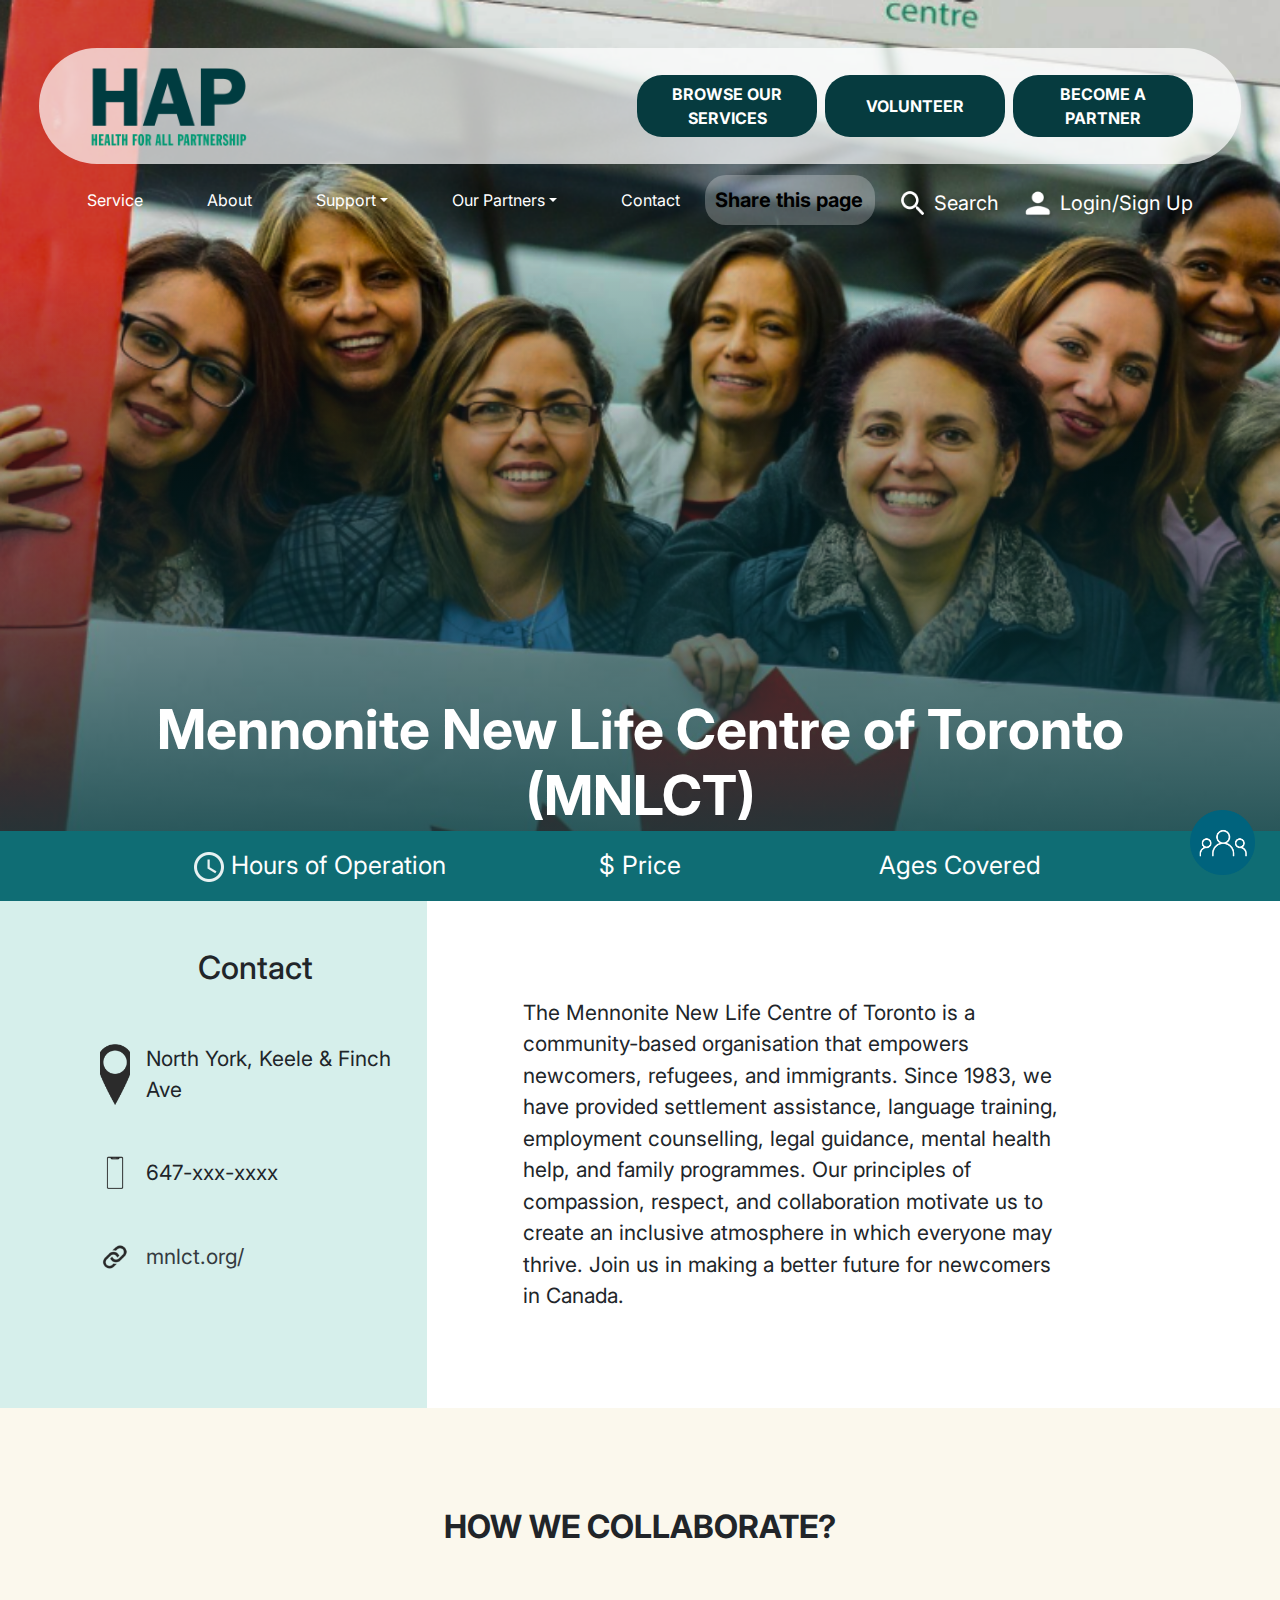
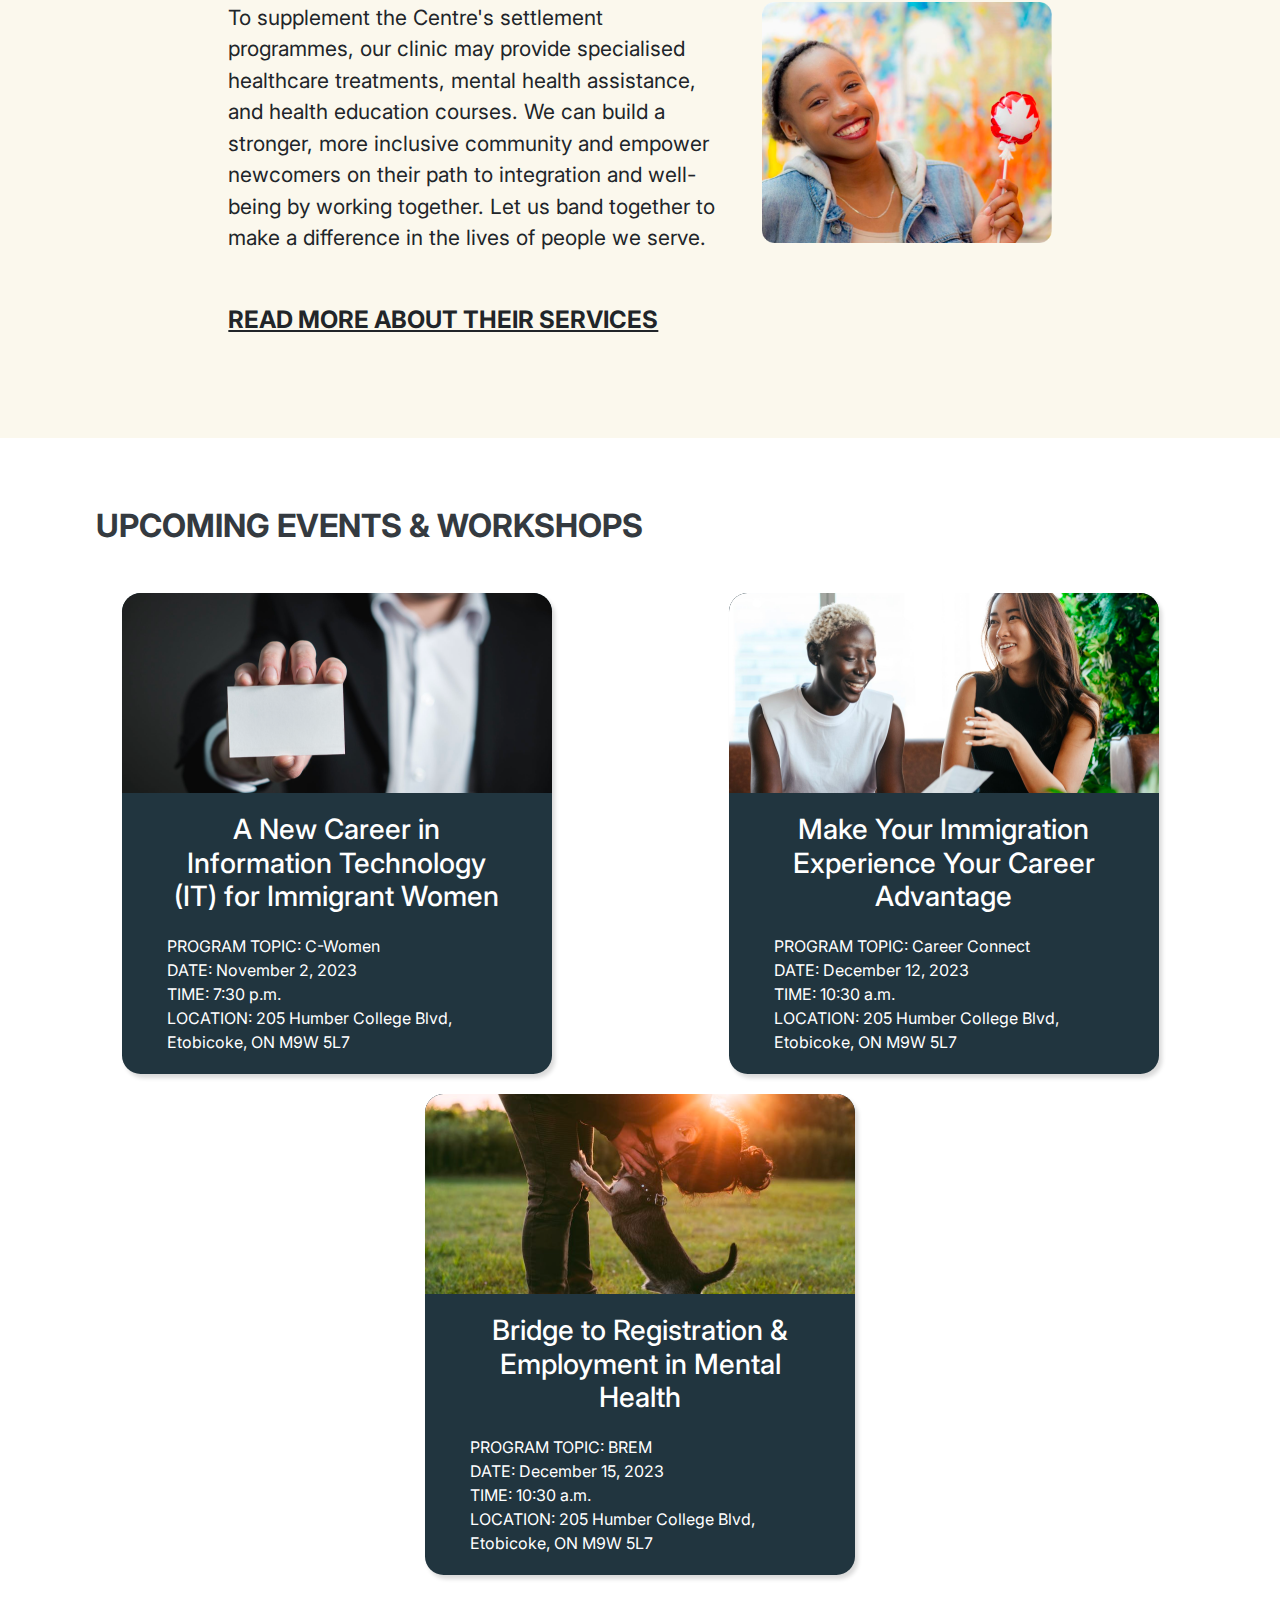
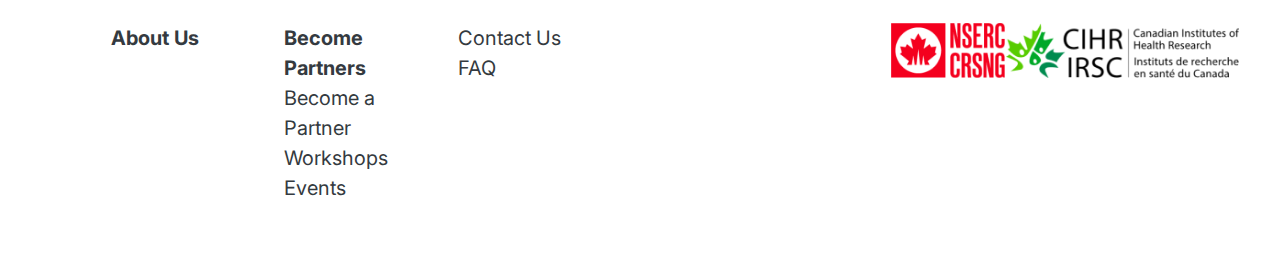
<file: support.html>
<!DOCTYPE html>
<html lang="en">
  <head>
    <meta charset="UTF-8" />
    <meta name="viewport" content="width=device-width, initial-scale=1.0" />
    <title>Health for All Partnership</title>
    <link rel="icon" type="image/x-icon" href="./images/favicon.ico" />
    <link
      rel="stylesheet"
      href="https://cdn.jsdelivr.net/npm/bootstrap@4.0.0/dist/css/bootstrap.min.css"
      integrity="sha384-Gn5384xqQ1aoWXA+058RXPxPg6fy4IWvTNh0E263XmFcJlSAwiGgFAW/dAiS6JXm"
      crossorigin="anonymous"
    />
    <link
      rel="stylesheet"
      href="https://cdnjs.cloudflare.com/ajax/libs/font-awesome/6.3.0/css/all.min.css"
    />
    <link rel="stylesheet" href="support.css" />
  </head>
  <body>
    <header class="container-fluid">
      <div
        class="row align-items-center py-2 px-5 mt-3 mt-md-5 mx-4 justify-content-between"
      >
        <div class="d-flex align-items-center">
          <a href="index.html">
            <img src="images/logo.png" alt="logo" height="100" class="logo" />
          </a>
        </div>
        <div class="d-none d-lg-flex">
          <a class="btn mr-2" href="./login.html">BROWSE OUR SERVICES</a>
          <a class="btn mr-2" href="./become-a-partner.html">VOLUNTEER</a>
          <a class="btn" href="./become-a-partner.html">BECOME A PARTNER</a>
        </div>
        <nav
          class="navbar navbar-dark d-flex d-lg-none rounded"
          id="mobile-menu"
        >
          <button
            class="navbar-toggler"
            type="button"
            data-toggle="collapse"
            data-target="#navbarToggleExternalContent"
            aria-controls="navbarToggleExternalContent"
            aria-expanded="false"
            aria-label="Toggle navigation"
          >
            <span class="navbar-toggler-icon"></span>
          </button>
        </nav>
      </div>
      <div class="collapse rounded" id="navbarToggleExternalContent">
        <div class="p-4 position-relative z-3 rounded">
          <a href="./index.html" class="nav-link text-white">Service</a>
          <a href="./about.html" class="nav-link text-white">About</a>
          <a href="./support.html" class="nav-link text-white">Support</a>
          <a href="./become-a-partner.html" class="nav-link text-white"
            >Our Partners</a
          >
          <a href="./login.html" class="nav-link text-white">Contact</a>
          <a href="./login.html" class="nav-link text-white">Login/Sign Up</a>
        </div>
      </div>
      <div class="row align-items-center justify-content-between mx-5">
        <nav
          class="navbar navbar-expand-sm navbar-dark justify-content-end d-none d-lg-flex mt-2"
        >
          <ul class="navbar-nav">
            <li class="nav-item mr-5">
              <a href="index.html" class="nav-link">Service</a>
            </li>
            <li class="nav-item mr-5">
              <a href="about.html" class="nav-link">About</a>
            </li>
            <li class="nav-item dropdown mr-5">
              <a
                href="#"
                class="nav-link dropdown-toggle"
                data-toggle="dropdown"
                >Support</a
              >
              <ul class="dropdown-menu">
                <li>
                  <a href="./support.html" class="dropdown-item"
                    >Mennonite New Life Centre of Toronto</a
                  >
                </li>
                <li>
                  <a href="./support.html" class="dropdown-item"
                    >St. Francis Table</a
                  >
                </li>
                <li>
                  <a href="./support.html" class="dropdown-item"
                    >Peel Family Shelter</a
                  >
                </li>
              </ul>
            </li>
            <li class="nav-item dropdown mr-5">
              <a
                href="#"
                class="nav-link dropdown-toggle"
                data-toggle="dropdown"
                >Our Partners</a
              >
              <ul class="dropdown-menu mr-5">
                <li>
                  <a href="./become-a-partner.html" class="dropdown-item"
                    >Become a Partner</a
                  >
                </li>
                <li>
                  <a href="./become-a-partner.html" class="dropdown-item"
                    >Become a Volunteer</a
                  >
                </li>
                <li>
                  <a href="./login.html" class="dropdown-item">Donate</a>
                </li>
              </ul>
            </li>
            <li class="nav-item">
              <a href="./login.html" class="nav-link">Contact</a>
            </li>
          </ul>
        </nav>
        <div class="mt-2 align-items-center d-none d-lg-flex">
          <div class="share-btn mr-4 d-flex align-items-center">
            Share this page
            <span class="ml-3">
              <a href="#">
                <img
                  src="images/share-email.png"
                  alt="share"
                  height="25"
                  width="25"
                />
              </a>
              <a href="#">
                <img
                  src="images/share-linkedin.png"
                  alt="share"
                  height="20"
                  width="20"
                />
              </a>
              <a href="#">
                <img
                  src="images/share-instagram.png"
                  alt="share"
                  height="20"
                  width="20"
                />
              </a>
              <a href="#">
                <img
                  src="images/share-link.png"
                  alt="share"
                  height="22"
                  width="22"
                />
              </a>
            </span>
          </div>
          <div class="search-btn mr-4 flex">
            <img src="images/search.png" alt="search" height="31" />
            Search
          </div>
          <a class="login-btn mr-4 flex" href="./login.html">
            <img src="images/login.png" alt="login" height="31" />
            Login/Sign Up
          </a>
        </div>
      </div>
    </header>
    <main>
      <section class="hero">
        <div class="">
          <h1 class="text-white text-center">
            Mennonite New Life Centre of Toronto <br />(MNLCT)
          </h1>
        </div>
      </section>
      <section class="banner container-fluid py-3 text-white">
        <div
          class="row flex-column flex-md-row justify-content-center align-items-center"
        >
          <div class="col-md-3 text-center">
            <img
              src="images/support_hours.png"
              alt="hours of operation"
              class="img-fluid"
              width="30"
            />
            Hours of Operation
          </div>
          <div class="col-md-3 text-center">$ Price</div>
          <div class="col-md-3 text-center">Ages Covered</div>
        </div>
      </section>
      <sectoin class="d-flex contact flex-column flex-md-row">
        <div class="col-md-4 information pt-4 pt-md-5">
          <h2 class="text-center">Contact</h2>
          <div class="d-flex align-items-center pt-5">
            <img
              src="images/support_location.png"
              alt="location"
              class="img-fluid"
              width="30"
            />
            <p class="ml-3">North York, Keele & Finch Ave</p>
          </div>
          <div class="d-flex align-items-center pt-5">
            <img
              src="images/support_phone.png"
              alt="phone"
              class="img-fluid"
              width="30"
            />
            <p class="ml-3">647-xxx-xxxx</p>
          </div>
          <div class="d-flex align-items-center py-5">
            <img
              src="images/support_link.png"
              alt="email"
              class="img-fluid"
              width="30"
            />
            <a
              class="ml-3 text-dark"
              href="https://www.mnlct.org"
              target="_blank"
              >mnlct.org/</a
            >
          </div>
        </div>
        <div class="col-md-8 col-lg-6 p-5 m-lg-5">
          <p>
            The Mennonite New Life Centre of Toronto is a community-based
            organisation that empowers newcomers, refugees, and immigrants.
            Since 1983, we have provided settlement assistance, language
            training, employment counselling, legal guidance, mental health
            help, and family programmes. Our principles of compassion, respect,
            and collaboration motivate us to create an inclusive atmosphere in
            which everyone may thrive. Join us in making a better future for
            newcomers in Canada.
          </p>
        </div>
      </sectoin>
      <section class="collaboration container-fluid">
        <div class="row justify-content-center mb-5">
          <h2 class="font-weight-bold text-center">HOW WE COLLABORATE?</h2>
        </div>
        <div class="row justify-content-center">
          <div class="col-md-5 order-2 order-md-1 mt-3 mt-md-0">
            <p>
              To supplement the Centre's settlement programmes, our clinic may
              provide specialised healthcare treatments, mental health
              assistance, and health education courses. We can build a stronger,
              more inclusive community and empower newcomers on their path to
              integration and well-being by working together. Let us band
              together to make a difference in the lives of people we serve.
            </p>
            <div class="mt-5">
              <a class="font-weight-bold">READ MORE ABOUT THEIR SERVICES</a>
            </div>
          </div>
          <div class="col-md-3 order-1 order-md-2">
            <img
              src="./images/support_collaboration.png"
              alt="become a member"
              class="img-fluid"
            />
          </div>
        </div>
      </section>
      <section class="events container-fluid px-5 text-white">
        <h2 class="text-dark font-weight-bold mb-5 ml-5">
          UPCOMING EVENTS & WORKSHOPS
        </h2>
        <div class="row justify-content-around">
          <a class="event" href="./event.html">
            <div class="image-wrapper">
              <img
                src="./images/support_workshop1.png"
                alt="A New Career in Information Technology (IT) for Immigrant Women"
                class="img-fluid"
              />
            </div>
            <div class="information-wrapper">
              <h3>
                A New Career in Information Technology (IT) for Immigrant Women
              </h3>
              <div>
                <p>PROGRAM TOPIC: C-Women</p>
                <p>DATE: November 2, 2023</p>
                <p>TIME: 7:30 p.m.</p>
                <p>LOCATION: 205 Humber College Blvd, Etobicoke, ON M9W 5L7</p>
              </div>
            </div>
          </a>
          <a class="event" href="./event.html">
            <div class="image-wrapper">
              <img
                src="./images/support_workshop2.png"
                alt="Make Your Immigration Experience Your Career Advantage"
                class="img-fluid"
              />
            </div>
            <div class="information-wrapper">
              <h3>Make Your Immigration Experience Your Career Advantage</h3>
              <div>
                <p>PROGRAM TOPIC: Career Connect</p>
                <p>DATE: December 12, 2023</p>
                <p>TIME: 10:30 a.m.</p>
                <p>LOCATION: 205 Humber College Blvd, Etobicoke, ON M9W 5L7</p>
              </div>
            </div>
          </a>
          <a class="event" href="./event.html">
            <div class="image-wrapper">
              <img
                src="./images/support_workshop3.png"
                alt="Bridge to Registration & Employment in Mental Health"
                class="img-fluid"
              />
            </div>
            <div class="information-wrapper">
              <h3>Bridge to Registration & Employment in Mental Health</h3>
              <div>
                <p>PROGRAM TOPIC: BREM</p>
                <p>DATE: December 15, 2023</p>
                <p>TIME: 10:30 a.m.</p>
                <p>LOCATION: 205 Humber College Blvd, Etobicoke, ON M9W 5L7</p>
              </div>
            </div>
          </a>
        </div>
      </section>
    </main>
    <footer class="py-5 mx-5">
      <div>
        <div class="d-xl-flex flex-xl-row px-5 mr-5">
          <!-- First Column -->
          <div class="col-12 col-md-2">
            <ul class="list-unstyled">
              <li>
                <a href="#" class="text-dark font-weight-bold">About Us</a>
              </li>
            </ul>
          </div>

          <!-- Second Column -->
          <div class="col-12 col-md-2">
            <ul class="list-unstyled">
              <li>
                <a href="#" class="text-dark font-weight-bold"
                  >Become Partners</a
                >
              </li>
              <li>
                <a href="./become-a-partner.html" class="text-dark"
                  >Become a Partner</a
                >
              </li>
              <li><a href="./login.html" class="text-dark">Workshops</a></li>
              <li><a href="./login.html" class="text-dark">Events</a></li>
            </ul>
          </div>

          <!-- Third Column -->
          <div class="col-12 col-md-5">
            <ul class="list-unstyled">
              <li><a href="#" class="text-dark">Contact Us</a></li>
              <li><a href="#" class="text-dark">FAQ</a></li>
            </ul>
          </div>

          <!-- Fourth Column -->
          <div class="col-12 col-md-3 d-lg-flex flex-lg-row">
            <img
              src="images/NSERC.png"
              alt="NSERCCRSNG"
              class="mb-2"
              height="64"
            />
            <img
              src="images/CIHR.png"
              alt="CHIRIRSC"
              class="mb-2"
              height="64"
            />
          </div>
        </div>
      </div>
    </footer>
    <div class="people-icon">
      <img src="./images/people-icon.png" alt="people icon" />
    </div>

    <script
      src="https://code.jquery.com/jquery-3.2.1.slim.min.js"
      integrity="sha384-KJ3o2DKtIkvYIK3UENzmM7KCkRr/rE9/Qpg6aAZGJwFDMVNA/GpGFF93hXpG5KkN"
      crossorigin="anonymous"
    ></script>
    <script
      src="https://cdn.jsdelivr.net/npm/popper.js@1.12.9/dist/umd/popper.min.js"
      integrity="sha384-ApNbgh9B+Y1QKtv3Rn7W3mgPxhU9K/ScQsAP7hUibX39j7fakFPskvXusvfa0b4Q"
      crossorigin="anonymous"
    ></script>
    <script
      src="https://cdn.jsdelivr.net/npm/bootstrap@4.0.0/dist/js/bootstrap.min.js"
      integrity="sha384-JZR6Spejh4U02d8jOt6vLEHfe/JQGiRRSQQxSfFWpi1MquVdAyjUar5+76PVCmYl"
      crossorigin="anonymous"
    ></script>
  </body>
</html>
</file>
<file: style.css>
@import url("https://fonts.googleapis.com/css2?family=Inter&display=swap");
/* Import Google font - Poppins */
@import url("https://fonts.googleapis.com/css2?family=Bebas+Neue&family=Bungee+Spice&family=Inter&display=swap");
@import url("https://fonts.googleapis.com/css2?family=Bebas+Neue&family=Bungee+Spice&family=Inter&family=Raleway:wght@700&display=swap");
@import url("https://fonts.googleapis.com/css2?family=Bebas+Neue&family=Bungee+Spice&family=Inter:wght@300;400&family=Raleway:wght@700&display=swap");

header {
  position: absolute;
  top: 0;
}

a:hover {
  text-decoration: none;
}

header > div:first-child {
  background-color: hsla(0, 0%, 100%, 0.701);
  border-radius: 93px;
}

header > div:first-child a.btn {
  border-radius: 25px;
  background-color: #063b3f;
  color: #fff;
  width: 180px;
  text-wrap: wrap;
  font-weight: 700;
  display: flex;
  justify-content: center;
  align-items: center;
}

header > div:first-child a.btn:hover {
  background-color: #09565b;
  cursor: pointer;
}

@media only screen and (max-width: 992px) {
  .logo {
    height: 40px;
  }
}

.navbar-dark .navbar-nav .nav-link {
  color: white;
}

.dropdown-menu {
  border-radius: 11px;
}

.dropdown-item {
  text-align: center;
}

.share-btn {
  background-color: #ffffff40;
  color: black;
  border-radius: 21px;
  width: 170px;
  border: none;
  font-weight: 700;
  padding: 10px;
  font-size: 20px;
  white-space: nowrap;
  overflow: hidden;
  height: 50px;
}

.search-btn {
  white-space: nowrap;
  font-size: 20px;
  width: 100px;
  height: 25px;
  color: #ffffff;
}

.login-btn {
  white-space: nowrap;
  font-size: 20px;
  width: 170px;
  height: 25px;
  color: #ffffff;
}

.search-btn:hover,
.login-btn:hover {
  cursor: pointer;
  color: rgba(0, 0, 0, 0.5);
}

.share-btn:hover {
  animation: wider 0.75s forwards;
}

@keyframes wider {
  0% {
    width: 170px;
    font-size: 20px;
  }

  100% {
    width: 250px;
    font-size: 15px;
  }
}

@keyframes narrower {
  0% {
    width: 250px;
    font-size: 15px;
  }
  100% {
    width: 170px;
    font-size: 20px;
  }
}

.share-btn.reverse {
  animation: narrower 0.5s forwards;
}

#mobile-menu {
  background-color: #09565b;
}

#navbarToggleExternalContent > div {
  z-index: 999;
  background-color: #031d1fe2;
}

.hero {
  min-height: 100vh;
  background-image: linear-gradient(
      330deg,
      rgba(14, 104, 111, 0) 30%,
      rgba(7, 62, 66, 0.92) 100%
    ),
    url("images/hero-bg.png");
  background-size: cover;
  padding-top: 250px;
}

@media only screen and (max-width: 992px) {
  .hero {
    padding-top: 120px;
  }
}

.hero > div {
  margin-left: 10%;
  margin-top: 5%;
}

@media only screen and (max-width: 992px) {
  .hero > div {
    margin-left: 0;
    margin-top: 2%;
  }
}

.cta-btn {
  background-color: #65c5b9;
  width: 355px;
  border-radius: 33.28px;
}

.cta-btn:hover {
  background-color: #57aca2;
}

.service-image-wrapper {
  margin-top: 150px;
}

.ml-20 {
  margin-left: 20%;
}

.data {
  background-color: #073d41;
}

.services {
  min-height: 100vh;
  justify-content: center;
  align-items: center;
  display: flex;
}

p {
  font-size: 21px;
  font-family: "Inter", sans-serif;
}

* {
  margin: 0;
  padding: 0;
  box-sizing: border-box;
  font-family: "Inter";
}

.wrapper {
  background: linear-gradient(to top, #063b3fce, #d6efeb, #f3fbfc);
  min-height: 100vh;
  display: flex;
  flex-direction: column;
  justify-content: center;
  align-items: center;
  position: relative;
}

.wrapper a {
  text-decoration: none;
  color: #fff;
  font-size: 24px;
}

.wrapper p {
  color: #fff;
  margin: 20px;
  font-size: 24px;
}

.wrapper i {
  top: 430px;
  z-index: 999;
  height: 50px;
  width: 50px;
  cursor: pointer;
  font-size: 1.25rem;
  position: absolute;
  text-align: center;
  line-height: 50px;
  background: #fff;
  border-radius: 50%;
  box-shadow: 0 3px 6px rgba(0, 0, 0, 0.23);
  transform: translateY(-50%);
  transition: transform 0.1s linear;
}

.wrapper i#right {
  right: 0;
}
.wrapper i#left {
  left: 0;
}

.wrapper i:active {
  transform: translateY(-50%) scale(0.85);
}
.wrapper i:first-child {
  left: -22px;
}

.testi {
  height: 56px;
  text-align: center;
  margin-bottom: 100px;
}

#testimonials {
  color: #031d1f;
  font-family: "Raleway";
  font-size: xx-large;
}
.wrapper .carousel {
  display: grid;
  grid-auto-flow: column;
  grid-auto-columns: calc((100% / 4));
  overflow-x: auto;
  scroll-snap-type: x mandatory;
  /* gap: 16px; */
  scroll-behavior: smooth;
  scrollbar-width: none;

  width: 100%;
  height: 607px;
}
.carousel::-webkit-scrollbar {
  display: none;
}
.carousel.no-transition {
  scroll-behavior: auto;
}
.carousel.dragging {
  scroll-snap-type: none;
  scroll-behavior: auto;
}
.carousel.dragging .card {
  cursor: grab;
  user-select: none;
}

.carousel .card {
  scroll-snap-align: start;
  height: 523.81px;
  list-style: none;
  background-color: rgba(0, 0, 0, 0);
  cursor: pointer;
  padding-top: 25px;
  flex-direction: column;
  border-radius: 11px;
  text-align: center;
  border: none;
}

.card .img img {
  width: 298.71px;
  height: 298.71px;
  object-fit: cover;
  margin-bottom: 40px;
  border-radius: 19px;
  box-shadow: 0 3px 6px rgba(0, 0, 0, 0.23);
}
.carousel .card h2 {
  font-weight: 500;
  font-size: 1.56rem;
  margin: 30px 0 5px;
}
.carousel .card span {
  color: #6a6d78;
  font-size: 1.31rem;
}

footer {
  font-size: 20px;
}

.people-icon {
  position: fixed;
  bottom: 25px;
  right: 25px;
  cursor: pointer;
}

.people-icon img {
  height: 65px;
}

@media screen and (max-width: 1200px) {
  .wrapper .carousel {
    grid-auto-columns: calc((100% / 3) - 9px);
  }
}

@media screen and (max-width: 992px) {
  .wrapper .carousel {
    grid-auto-columns: calc((100% / 2) - 9px);
  }
}

@media screen and (max-width: 630px) {
  .wrapper .carousel {
    grid-auto-columns: 100%;
  }
}

@media only screen and (max-width: 1400px) {
  footer img {
    height: 55px;
  }
}

@media only screen and (max-width: 576px) {
  footer img {
    height: 45px;
  }
}
</file>
<file: about.css>
@import url("https://fonts.googleapis.com/css2?family=Inter&display=swap");
/* Import Google font - Poppins */
@import url("https://fonts.googleapis.com/css2?family=Bebas+Neue&family=Bungee+Spice&family=Inter&display=swap");
@import url("https://fonts.googleapis.com/css2?family=Bebas+Neue&family=Bungee+Spice&family=Inter&family=Raleway:wght@700&display=swap");
@import url("https://fonts.googleapis.com/css2?family=Bebas+Neue&family=Bungee+Spice&family=Inter:wght@300;400&family=Raleway:wght@700&display=swap");

header {
  position: absolute;
  top: 0;
}

a:hover {
  text-decoration: none;
}

header > div:first-child {
  background-color: hsla(0, 0%, 100%, 0.701);
  border-radius: 93px;
}

header > div:first-child a.btn {
  border-radius: 25px;
  background-color: #1d617a;
  color: #fff;
  width: 180px;
  text-wrap: wrap;
  font-weight: 700;
  display: flex;
  justify-content: center;
  align-items: center;
}

header > div:first-child a.btn:hover {
  background-color: rgb(6, 67, 71);
  cursor: pointer;
}

@media only screen and (max-width: 992px) {
  .logo {
    height: 40px;
  }
}

.navbar-dark .navbar-nav .nav-link {
  color: white;
}

.dropdown-menu {
  border-radius: 11px;
}

.dropdown-item {
  text-align: center;
}

.share-btn {
  background-color: #ffffff40;
  color: black;
  border-radius: 21px;
  width: 170px;
  border: none;
  font-weight: 700;
  padding: 10px;
  font-size: 20px;
  white-space: nowrap;
  overflow: hidden;
  height: 50px;
}

.search-btn {
  white-space: nowrap;
  font-size: 20px;
  width: 100px;
  height: 25px;
  color: #ffffff;
}

.login-btn {
  white-space: nowrap;
  font-size: 20px;
  width: 170px;
  height: 25px;
  color: #ffffff;
}

.search-btn:hover,
.login-btn:hover {
  cursor: pointer;
  color: rgba(0, 0, 0, 0.5);
}

.share-btn:hover {
  animation: wider 0.75s forwards;
}

@keyframes wider {
  0% {
    width: 170px;
    font-size: 20px;
  }

  100% {
    width: 250px;
    font-size: 15px;
  }
}

@keyframes narrower {
  0% {
    width: 250px;
    font-size: 15px;
  }
  100% {
    width: 170px;
    font-size: 20px;
  }
}

.share-btn.reverse {
  animation: narrower 0.5s forwards;
}

#mobile-menu {
  background-color: #09565b;
}

#navbarToggleExternalContent > div {
  z-index: 999;
  background-color: #031d1fe2;
}

.hero {
  min-height: 100vh;
  background-image: linear-gradient(
      180deg,
      rgba(14, 104, 111, 0) 30%,
      rgba(7, 62, 66, 0.92) 100%
    ),
    url("images/about_bg.png");
  background-size: cover;
  padding-top: 250px;
}

@media only screen and (max-width: 992px) {
  .hero {
    padding-top: 220px;
  }
}

.hero > div {
  margin-top: 15%;
  display: flex;
  justify-content: center;
  align-items: center;
}

.hero > div > h1 {
  font-size: 55px;
  font-weight: 700;
}

@media only screen and (max-width: 992px) {
  .hero > div {
    margin-left: 0;
    margin-top: 2%;
  }
}

.cta-btn {
  background-color: #65c5b9;
  width: 355px;
  border-radius: 33.28px;
}

.ml-20 {
  margin-left: 20%;
}

p {
  font-size: 21px;
  font-family: "Inter", sans-serif;
}

* {
  margin: 0;
  padding: 0;
  box-sizing: border-box;
  font-family: "Inter";
}

.who {
  height: 100vh;
  position: relative;
  top: -80px;
  z-index: 1;
}

.trapezoid-wrapper {
  display: flex;
  justify-content: center;
  gap: 25px;
}

.trapezoid {
  width: 468.96px;
  height: 92px;
  position: relative;
  display: flex;
  justify-content: center;
  align-items: center;
  color: #0f6d74;
  font-size: 26px;
  font-weight: 700;
  cursor: pointer;
  text-align: center;
}

@media screen and (max-width: 992px) {
  .trapezoid-wrapper {
    gap: 0px;
  }
  .trapezoid {
    width: 400px;
    height: 60px;
    font-size: 20px;
  }
}

@media screen and (max-width: 576px) {
  .trapezoid {
    width: 300px;
    height: 50px;
    font-size: 12px;
  }
}

.trapezoid::before,
.trapezoid::after {
  content: "";
  position: absolute;
  top: 0;
  bottom: 0;
  width: 50%;
  background: #c2d0d1;
  transform-origin: bottom;
  z-index: -1;
}

.active {
  color: #c2d0d1;
}

.active.trapezoid::before,
.active.trapezoid::after {
  background: #0f6d74;
}

.trapezoid::before {
  border-radius: 15px 0 0 15px;
  border-right: 0;
  left: 0;
  transform: skew(-20deg);
}
.trapezoid::after {
  border-radius: 0 15px 15px 0;
  border-left: 0;
  right: 0;
  transform: skew(20deg);
}

.who-content {
  min-height: 92%;
  background-color: #0f6d74;
  position: relative;
  top: -12px;
}

.affordability {
  min-height: 70vh;
  position: relative;
  top: -80px;
}

.affordability-img {
  width: 250px;
}

.contact {
  position: relative;
  height: 490px;
  top: -80px;
  background: linear-gradient(to top, #063b3fce, #d6efeb, #ffffff);
}

.contact img {
  height: 136px;
  width: 136px;
  padding: 25px;
  border-radius: 50%;
  display: inline-block;
  background-color: #fff;
  margin: 25px;
}

@media screen and (max-width: 767px) {
  .affordability {
    height: auto;
    top: 70px;
    margin-bottom: 50px;
  }
  .contact {
    position: static;
    height: auto;
  }
}

footer {
  font-size: 20px;
}

.people-icon {
  position: fixed;
  bottom: 25px;
  right: 25px;
  cursor: pointer;
  z-index: 999;
}

.people-icon img {
  height: 65px;
}

@media only screen and (max-width: 1400px) {
  footer img {
    height: 55px;
  }
}

@media only screen and (max-width: 576px) {
  footer img {
    height: 45px;
  }
}
</file>
<file: become-a-partner.css>
@import url("https://fonts.googleapis.com/css2?family=Inter&display=swap");
/* Import Google font - Poppins */
@import url("https://fonts.googleapis.com/css2?family=Bebas+Neue&family=Bungee+Spice&family=Inter&display=swap");
@import url("https://fonts.googleapis.com/css2?family=Bebas+Neue&family=Bungee+Spice&family=Inter&family=Raleway:wght@700&display=swap");
@import url("https://fonts.googleapis.com/css2?family=Bebas+Neue&family=Bungee+Spice&family=Inter:wght@300;400&family=Raleway:wght@700&display=swap");

header {
  position: absolute;
  top: 0;
  background-color: #d6efeb;
  padding-bottom: 30px;
}

a:hover {
  text-decoration: none;
}

header > div:first-child {
  background-color: hsla(0, 0%, 100%, 0.701);
  border-radius: 93px;
}

header > div:first-child a.btn {
  border-radius: 25px;
  background-color: #063b3f;
  color: #fff;
  width: 180px;
  text-wrap: wrap;
  font-weight: 700;
  display: flex;
  justify-content: center;
  align-items: center;
}

header > div:first-child a.btn:hover {
  background-color: #09565b;
  cursor: pointer;
}

@media only screen and (max-width: 992px) {
  .logo {
    height: 40px;
  }
}

.navbar-dark .navbar-nav .nav-link {
  color: rgb(0, 0, 0);
}

.dropdown-menu {
  border-radius: 11px;
}

.dropdown-item {
  text-align: center;
}

.share-btn {
  background-color: #ffffff40;
  color: black;
  border-radius: 21px;
  width: 170px;
  border: none;
  font-weight: 700;
  padding: 10px;
  font-size: 20px;
  white-space: nowrap;
  overflow: hidden;
  height: 50px;
}

.search-btn {
  white-space: nowrap;
  font-size: 20px;
  width: 100px;
  height: 25px;
  color: rgb(0, 0, 0);
}

.login-btn {
  white-space: nowrap;
  font-size: 20px;
  width: 170px;
  height: 25px;
  color: rgb(0, 0, 0);
}

.search-btn:hover,
.login-btn:hover {
  cursor: pointer;
  color: rgba(0, 0, 0, 0.5);
}

.share-btn:hover {
  animation: wider 0.75s forwards;
}

@keyframes wider {
  0% {
    width: 170px;
    font-size: 20px;
  }

  100% {
    width: 250px;
    font-size: 15px;
  }
}

@keyframes narrower {
  0% {
    width: 250px;
    font-size: 15px;
  }
  100% {
    width: 170px;
    font-size: 20px;
  }
}

.share-btn.reverse {
  animation: narrower 0.5s forwards;
}

#mobile-menu {
  background-color: #09565b;
}

#navbarToggleExternalContent > div {
  z-index: 999;
  background-color: #031d1fe2;
}

.application {
  min-height: 100vh;
  padding-top: 330px;
  background-color: #fbf8ed;
}

@media only screen and (max-width: 992px) {
  .application {
    padding-top: 160px;
  }
  .application p {
    font-size: 16px;
  }
}

.application .btn {
  border-radius: 27.5px;
  border: none;
  background-color: #65c5b9;
  color: #fff;
  padding: 10px;
  font-size: 15px;
  width: 255px;
  height: 55px;
  margin-top: 20px;
  margin-bottom: 20px;
  display: flex;
  justify-content: center;
  align-items: center;
}

.application .btn:hover {
  background-color: #57aca2;
  cursor: pointer;
}

.application img {
  max-height: 400px;
}

@media only screen and (max-width: 767px) {
  .application img {
    display: block;
    margin-left: auto;
    margin-right: auto;
  }
  .application .btn {
    margin: 30px auto;
  }
}

.banner {
  background-image: linear-gradient(to right, #063b3f 30%, #0f6d74 100%);
}

.banner img {
  max-width: 135px;
}

@media only screen and (max-width: 767px) {
  .banner > div:nth-child(2) {
    position: relative;
  }
  .banner > div:nth-child(2) > div:nth-child(1) {
    position: absolute;
    top: -410px;
  }
  .banner > div:nth-child(2) > div:nth-child(3) {
    position: absolute;
    top: -180px;
  }
}

.contact {
  background-color: #f4f4f4;
}

.contact img {
  height: 75px;
  width: 75px;
  padding: 10px;
  border-radius: 50%;
  display: inline-block;
  background-color: #fff;
  margin: 25px;
}

p {
  font-size: 21px;
  font-family: "Inter", sans-serif;
}

* {
  margin: 0;
  padding: 0;
  box-sizing: border-box;
  font-family: "Inter";
}

footer {
  font-size: 20px;
}

.people-icon {
  position: fixed;
  bottom: 25px;
  right: 25px;
  cursor: pointer;
}

.people-icon img {
  height: 65px;
}

@media only screen and (max-width: 1400px) {
  footer img {
    height: 55px;
  }
}

@media only screen and (max-width: 576px) {
  footer img {
    height: 45px;
  }
}
</file>
<file: event.css>
@import url("https://fonts.googleapis.com/css2?family=Inter&display=swap");
/* Import Google font - Poppins */
@import url("https://fonts.googleapis.com/css2?family=Bebas+Neue&family=Bungee+Spice&family=Inter&display=swap");
@import url("https://fonts.googleapis.com/css2?family=Bebas+Neue&family=Bungee+Spice&family=Inter&family=Raleway:wght@700&display=swap");
@import url("https://fonts.googleapis.com/css2?family=Bebas+Neue&family=Bungee+Spice&family=Inter:wght@300;400&family=Raleway:wght@700&display=swap");

header {
  position: absolute;
  top: 0;
  background-color: #d6efeb;
  padding-bottom: 30px;
}

a:hover {
  text-decoration: none;
}

header > div:first-child {
  background-color: hsla(0, 0%, 100%, 0.701);
  border-radius: 93px;
}

header > div:first-child a.btn {
  border-radius: 25px;
  background-color: #063b3f;
  color: #fff;
  width: 180px;
  text-wrap: wrap;
  font-weight: 700;
  display: flex;
  justify-content: center;
  align-items: center;
}

header > div:first-child a.btn:hover {
  background-color: #09565b;
  cursor: pointer;
}

@media only screen and (max-width: 992px) {
  .logo {
    height: 40px;
  }
}

.navbar-dark .navbar-nav .nav-link {
  color: rgb(0, 0, 0);
}

.dropdown-menu {
  border-radius: 11px;
}

.dropdown-item {
  text-align: center;
}

.share-btn {
  background-color: #ffffff40;
  color: black;
  border-radius: 21px;
  width: 170px;
  border: none;
  font-weight: 700;
  padding: 10px;
  font-size: 20px;
  white-space: nowrap;
  overflow: hidden;
  height: 50px;
}

.search-btn {
  white-space: nowrap;
  font-size: 20px;
  width: 100px;
  height: 25px;
  color: rgb(0, 0, 0);
}

.login-btn {
  white-space: nowrap;
  font-size: 20px;
  width: 170px;
  height: 25px;
  color: rgb(0, 0, 0);
}

.search-btn:hover,
.login-btn:hover {
  cursor: pointer;
  color: rgba(0, 0, 0, 0.5);
}

.share-btn:hover {
  animation: wider 0.75s forwards;
}

@keyframes wider {
  0% {
    width: 170px;
    font-size: 20px;
  }

  100% {
    width: 250px;
    font-size: 15px;
  }
}

@keyframes narrower {
  0% {
    width: 250px;
    font-size: 15px;
  }
  100% {
    width: 170px;
    font-size: 20px;
  }
}

.share-btn.reverse {
  animation: narrower 0.5s forwards;
}

#mobile-menu {
  background-color: #09565b;
}

#navbarToggleExternalContent > div {
  z-index: 999;
  background-color: #031d1fe2;
}

.hero {
  min-height: 30vh;
  padding-top: 330px;
  padding-bottom: 20px;
}

@media only screen and (max-width: 992px) {
  .hero {
    padding-top: 150px;
    min-height: 60vh;
  }
}

.hero a {
  color: #0000007c;
}

.hero h2 {
  color: #969696;
}

.hero p {
  color: #bdbdbd;
}

p {
  font-size: 21px;
  font-family: "Inter", sans-serif;
  margin-bottom: 0;
}

* {
  margin: 0;
  padding: 0;
  box-sizing: border-box;
  font-family: "Inter";
}

.banner {
  background: #21353f;
  font-size: 25px;
  overflow: hidden;
}

.content {
  min-height: 30vh;
  padding-top: 70px;
  padding-bottom: 70px;
  background-color: #f4f4f4;
}

.content a {
  display: block;
  border-radius: 27.5px;
  border: none;
  background-color: #65c5b9;
  color: #fff;
  padding: 10px;
  font-size: 25px;
  width: 255px;
  height: 55px;
  margin-top: 20px;
  margin-bottom: 20px;
  text-align: center;
}

@media screen and (max-width: 767px) {
  .content {
    padding-bottom: 40px;
  }
}

.content img {
  max-height: 400px;
}

@media screen and (max-width: 1355px) {
  .events > div {
    row-gap: 20px;
    flex-wrap: wrap;
  }
}

.event {
  max-width: 430px;
  background-color: #21353f;
  border-radius: 18.62px;
  box-shadow: 3px 4px 4px rgba(0, 0, 0, 0.15);
  cursor: pointer;
}

.image-wrapper {
  overflow: hidden;
  height: 200px;
  border-radius: 18.62px 18.62px 0px 0px;
}

.event:hover {
  color: #bebebe;
}

.event img {
  -webkit-transform: scale(1);
  transform: scale(1);
  -webkit-transition: 0.3s ease-in-out;
  transition: 0.3s ease-in-out;
}

.event:hover img {
  -webkit-transform: scale(1.3);
  transform: scale(1.3);
}

.information-wrapper {
  padding: 20px 45px;
  text-align: center;
}

.event > div > div {
  margin-top: 20px;
}

.event div div p {
  font-size: 16px;
  text-align: left;
}

footer {
  font-size: 20px;
}

.people-icon {
  position: fixed;
  bottom: 25px;
  right: 25px;
  cursor: pointer;
}

.people-icon img {
  height: 65px;
}

@media only screen and (max-width: 1400px) {
  footer img {
    height: 55px;
  }
}

@media only screen and (max-width: 576px) {
  footer img {
    height: 45px;
  }
}
</file>
<file: login.css>
@import url("https://fonts.googleapis.com/css2?family=Inter&display=swap");
/* Import Google font - Poppins */
@import url("https://fonts.googleapis.com/css2?family=Bebas+Neue&family=Bungee+Spice&family=Inter&display=swap");
@import url("https://fonts.googleapis.com/css2?family=Bebas+Neue&family=Bungee+Spice&family=Inter&family=Raleway:wght@700&display=swap");
@import url("https://fonts.googleapis.com/css2?family=Bebas+Neue&family=Bungee+Spice&family=Inter:wght@300;400&family=Raleway:wght@700&display=swap");

header {
  position: absolute;
  top: 0;
}

a:hover {
  text-decoration: none;
}

header > div:first-child {
  background-color: hsla(0, 0%, 100%, 0.701);
  border-radius: 93px;
}

header > div:first-child a.btn {
  border-radius: 25px;
  background-color: #063b3f;
  color: #fff;
  width: 180px;
  text-wrap: wrap;
  font-weight: 700;
  display: flex;
  justify-content: center;
  align-items: center;
}

header > div:first-child a.btn:hover {
  background-color: #09565b;
  cursor: pointer;
}

@media only screen and (max-width: 992px) {
  .logo {
    height: 40px;
  }
}

.navbar-dark .navbar-nav .nav-link {
  color: white;
}

.dropdown-menu {
  border-radius: 11px;
}

.dropdown-item {
  text-align: center;
}

.share-btn {
  background-color: #ffffff40;
  color: black;
  border-radius: 21px;
  width: 170px;
  border: none;
  font-weight: 700;
  padding: 10px;
  font-size: 20px;
  white-space: nowrap;
  overflow: hidden;
  height: 50px;
}

.search-btn {
  white-space: nowrap;
  font-size: 20px;
  width: 100px;
  height: 25px;
  color: #ffffff;
}

.login-btn {
  white-space: nowrap;
  font-size: 20px;
  width: 170px;
  height: 25px;
  color: #ffffff;
}

.search-btn:hover,
.login-btn:hover {
  cursor: pointer;
  color: rgba(0, 0, 0, 0.5);
}

.share-btn:hover {
  animation: wider 0.75s forwards;
}

@keyframes wider {
  0% {
    width: 170px;
    font-size: 20px;
  }

  100% {
    width: 250px;
    font-size: 15px;
  }
}

@keyframes narrower {
  0% {
    width: 250px;
    font-size: 15px;
  }
  100% {
    width: 170px;
    font-size: 20px;
  }
}

.share-btn.reverse {
  animation: narrower 0.5s forwards;
}

#mobile-menu {
  background-color: #09565b;
}

#navbarToggleExternalContent > div {
  z-index: 999;
  background-color: #031d1fe2;
}

.login-form {
  min-height: 100vh;
  background: linear-gradient(to bottom, #0f6d74, #063b3f00);
  padding-top: 300px;
}

@media only screen and (max-width: 992px) {
  .login-form {
    padding-top: 160px;
  }
}

.add-border {
  border-right: 5px solid rgba(255, 255, 255, 0.3);
}

@media only screen and (max-width: 796px) {
  .add-border {
    border-right: none;
    border-bottom: 5px solid rgba(255, 255, 255, 0.3);
  }
}

.login-form button {
  border-radius: 27.5px;
  border: none;
  background-color: #65c5b9;
  color: #fff;
  padding: 10px;
  font-size: 15px;
  width: 255px;
  height: 55px;
  margin-top: 20px;
  margin-bottom: 20px;
  align-self: center;
}

.login-form button:hover {
  background-color: #57aca2;
  cursor: pointer;
}

p {
  font-size: 21px;
  font-family: "Inter", sans-serif;
}

* {
  margin: 0;
  padding: 0;
  box-sizing: border-box;
  font-family: "Inter";
}

footer {
  font-size: 20px;
}

.people-icon {
  position: fixed;
  bottom: 25px;
  right: 25px;
  cursor: pointer;
}

.people-icon img {
  height: 65px;
}

@media only screen and (max-width: 1400px) {
  footer img {
    height: 55px;
  }
}

@media only screen and (max-width: 576px) {
  footer img {
    height: 45px;
  }
}
</file>
<file: support.css>
@import url("https://fonts.googleapis.com/css2?family=Inter&display=swap");
/* Import Google font - Poppins */
@import url("https://fonts.googleapis.com/css2?family=Bebas+Neue&family=Bungee+Spice&family=Inter&display=swap");
@import url("https://fonts.googleapis.com/css2?family=Bebas+Neue&family=Bungee+Spice&family=Inter&family=Raleway:wght@700&display=swap");
@import url("https://fonts.googleapis.com/css2?family=Bebas+Neue&family=Bungee+Spice&family=Inter:wght@300;400&family=Raleway:wght@700&display=swap");

header {
  position: absolute;
  top: 0;
}

a:hover {
  text-decoration: none;
}

header > div:first-child {
  background-color: hsla(0, 0%, 100%, 0.701);
  border-radius: 93px;
}

header > div:first-child a.btn {
  border-radius: 25px;
  background-color: #063b3f;
  color: #fff;
  width: 180px;
  text-wrap: wrap;
  font-weight: 700;
  display: flex;
  justify-content: center;
  align-items: center;
}

header > div:first-child a.btn:hover {
  background-color: #09565b;
  cursor: pointer;
}

@media only screen and (max-width: 992px) {
  .logo {
    height: 40px;
  }
}

.navbar-dark .navbar-nav .nav-link {
  color: white;
}

.dropdown-menu {
  border-radius: 11px;
}

.dropdown-item {
  text-align: center;
}

.share-btn {
  background-color: #ffffff40;
  color: black;
  border-radius: 21px;
  width: 170px;
  border: none;
  font-weight: 700;
  padding: 10px;
  font-size: 20px;
  white-space: nowrap;
  overflow: hidden;
  height: 50px;
}

.search-btn {
  white-space: nowrap;
  font-size: 20px;
  width: 100px;
  height: 25px;
  color: #ffffff;
}

.login-btn {
  white-space: nowrap;
  font-size: 20px;
  width: 170px;
  height: 25px;
  color: #ffffff;
}

.search-btn:hover,
.login-btn:hover {
  cursor: pointer;
  color: rgba(0, 0, 0, 0.5);
}

.share-btn:hover {
  animation: wider 0.75s forwards;
}

@keyframes wider {
  0% {
    width: 170px;
    font-size: 20px;
  }

  100% {
    width: 250px;
    font-size: 15px;
  }
}

@keyframes narrower {
  0% {
    width: 250px;
    font-size: 15px;
  }
  100% {
    width: 170px;
    font-size: 20px;
  }
}

.share-btn.reverse {
  animation: narrower 0.5s forwards;
}

#mobile-menu {
  background-color: #09565b;
}

#navbarToggleExternalContent > div {
  z-index: 999;
  background-color: #031d1fe2;
}

.hero {
  min-height: 100vh;
  background-image: linear-gradient(
      180deg,
      rgba(14, 104, 111, 0) 30%,
      rgba(7, 62, 66, 0.92) 100%
    ),
    url("images/support_bg.png");
  background-size: cover;
  padding-top: 250px;
  display: flex;
  justify-content: center;
}

@media only screen and (max-width: 992px) {
  .hero {
    padding-top: 120px;
  }
}

.hero > div {
  display: flex;
  justify-content: center;
  align-items: end;
  padding-bottom: 5%;
}

.hero > div > h1 {
  font-size: 55px;
  font-weight: 700;
}

@media only screen and (max-width: 992px) {
  .hero > div {
    margin-left: 0;
    margin-top: 2%;
  }
}

p {
  font-size: 21px;
  font-family: "Inter", sans-serif;
  margin-bottom: 0;
}

* {
  margin: 0;
  padding: 0;
  box-sizing: border-box;
  font-family: "Inter";
}

.banner {
  background: linear-gradient(to left, #0f6d74 100%, #063b3f 100%);
  font-size: 25px;
  position: relative;
  top: -69px;
}

.contact {
  position: relative;
  top: -69px;
}

.information {
  background-color: #d6efeb;
  padding-left: 200px;
}

@media screen and (max-width: 1400px) {
  .information {
    padding-left: 100px;
  }
}

@media screen and (max-width: 850px) {
  .information {
    padding-left: 50px;
  }
}

.information a {
  font-size: 21px;
}

.collaboration {
  min-height: 40vh;
  padding-top: 100px;
  padding-bottom: 100px;
  background-color: #fbf8ed;
  position: relative;
  top: -69px;
}

.collaboration a {
  text-decoration: underline !important;
  font-size: 24px;
  cursor: pointer;
}

.collaboration img {
  max-height: 400px;
}

@media only screen and (max-width: 767px) {
  .collaboration img {
    display: block;
    margin-left: auto;
    margin-right: auto;
  }
  .collaboration > div:nth-child(2) > div:nth-child(1) > div {
    text-align: center;
  }
}

@media screen and (max-width: 1170px) {
  .banner,
  .contact,
  .collaboration {
    position: static;
  }
  .events {
    padding-top: 50px;
  }
}

@media screen and (max-width: 1355px) {
  .events > div {
    row-gap: 20px;
    flex-wrap: wrap;
  }
}

.event {
  width: 430px;
  background-color: #21353f;
  border-radius: 18.62px;
  box-shadow: 3px 4px 4px rgba(0, 0, 0, 0.15);
  color: #ffffff;
}

.image-wrapper {
  overflow: hidden;
  height: 200px;
  border-radius: 18.62px 18.62px 0px 0px;
}

.event:hover {
  color: #bebebe;
}

.event img {
  -webkit-transform: scale(1);
  transform: scale(1);
  -webkit-transition: 0.3s ease-in-out;
  transition: 0.3s ease-in-out;
}

.event:hover img {
  -webkit-transform: scale(1.3);
  transform: scale(1.3);
}

.information-wrapper {
  padding: 20px 45px;
  text-align: center;
}

.event > div > div {
  margin-top: 20px;
}

.event div div p {
  font-size: 16px;
  text-align: left;
}

footer {
  font-size: 20px;
}

.people-icon {
  position: fixed;
  bottom: 25px;
  right: 25px;
  cursor: pointer;
}

.people-icon img {
  height: 65px;
}

@media only screen and (max-width: 1400px) {
  footer img {
    height: 55px;
  }
}

@media only screen and (max-width: 576px) {
  footer img {
    height: 45px;
  }
}
</file>
